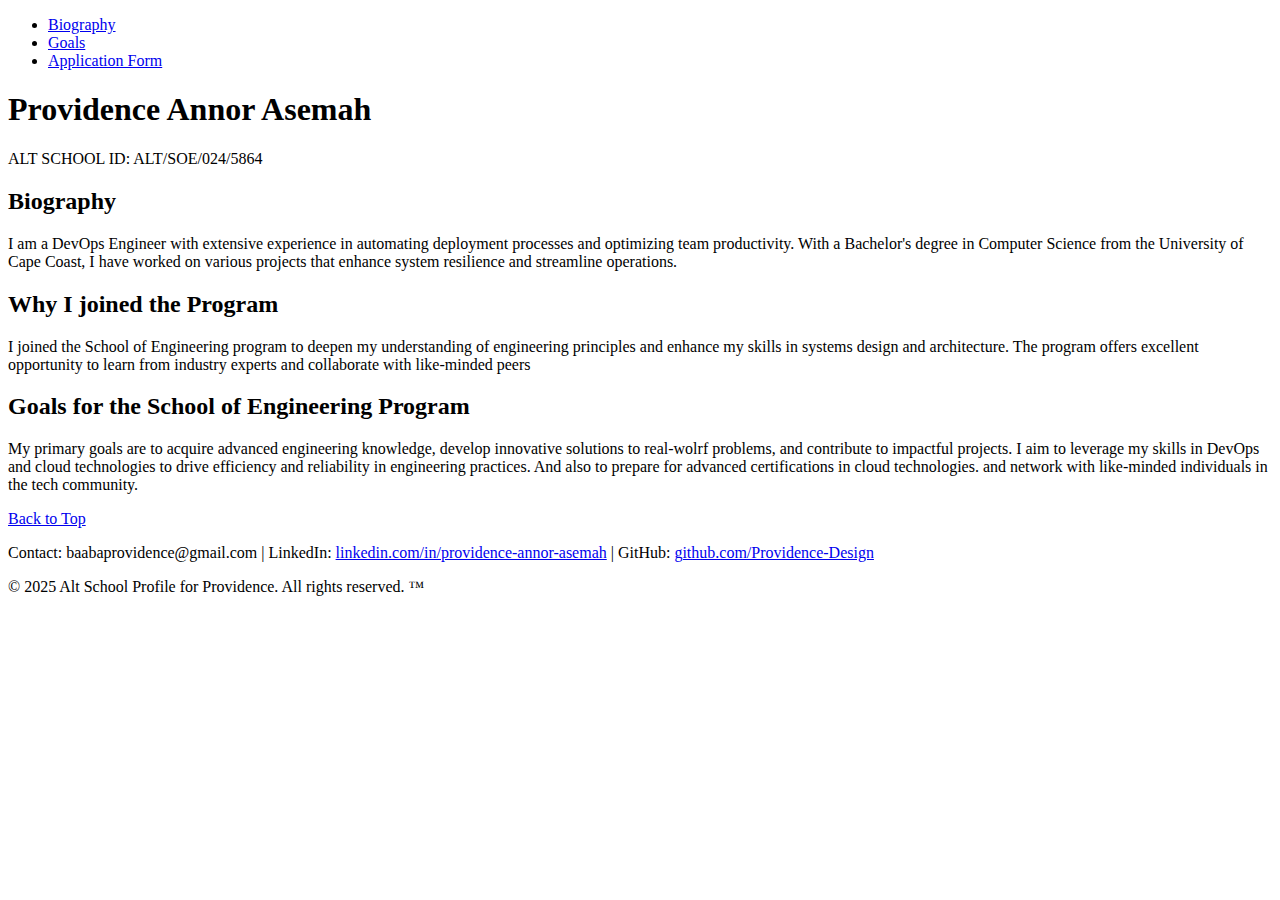
<file: assignment1/index.html>
<!DOCTYPE html>
<html lang="en">
<head>
    <meta charset="UTF-8">
    <meta name="viewport" content="width=device-width, initial-scale=1.0">
    <title>My Alt School Profile</title>
</head>
<body>

<nav>
    <ul>
        <li><a href="#bio">Biography</a></li> 
        <li><a href="#goals">Goals</a></li> 
        <li><a href="form.html">Application Form</a></li>
    </ul>
</nav>

<header>
    <h1>Providence Annor Asemah</h1>
    <p>ALT SCHOOL ID: ALT/SOE/024/5864</p>
</header>   
    <section id="bio">
        <h2>Biography</h2>
        <p>
            I am a DevOps Engineer with extensive experience in automating deployment processes and optimizing team productivity.
            With a Bachelor's degree in Computer Science from the University of Cape Coast, I have worked on various projects that enhance system resilience and streamline operations. 
        </p>
    </section>

    <section id="reason">
        <h2>Why I joined the Program</h2>
        <p>
            I joined the School of Engineering program to deepen my understanding of engineering principles and enhance my skills
            in systems design and architecture. The program offers excellent opportunity to learn from industry experts and collaborate with like-minded peers
        </p>
    </section>

    <section id="goals">
        <h2>Goals for the School of Engineering Program</h2>
        <p>
            My primary goals are to acquire advanced engineering knowledge, develop innovative solutions to real-wolrf problems,
            and contribute to impactful projects. I aim to leverage my skills in DevOps and cloud technologies to drive efficiency
            and reliability in engineering practices. And also to prepare for advanced certifications in cloud technologies.
             and network with like-minded individuals in the tech community.
        </p>
    </section>

<a href="#top">Back to Top</a>
<footer>
    <p>Contact: baabaprovidence@gmail.com | LinkedIn: <a href="https://linkedin.com/in/providence-annor-asemah">linkedin.com/in/providence-annor-asemah</a>
     | GitHub: <a href="https://github.com/Providence-Desiggn">github.com/Providence-Design</a>
    </p>
    <p>&copy; 2025 Alt School Profile for Providence. All rights reserved. &trade;</p>
</footer>

</body>
</html>
</file>
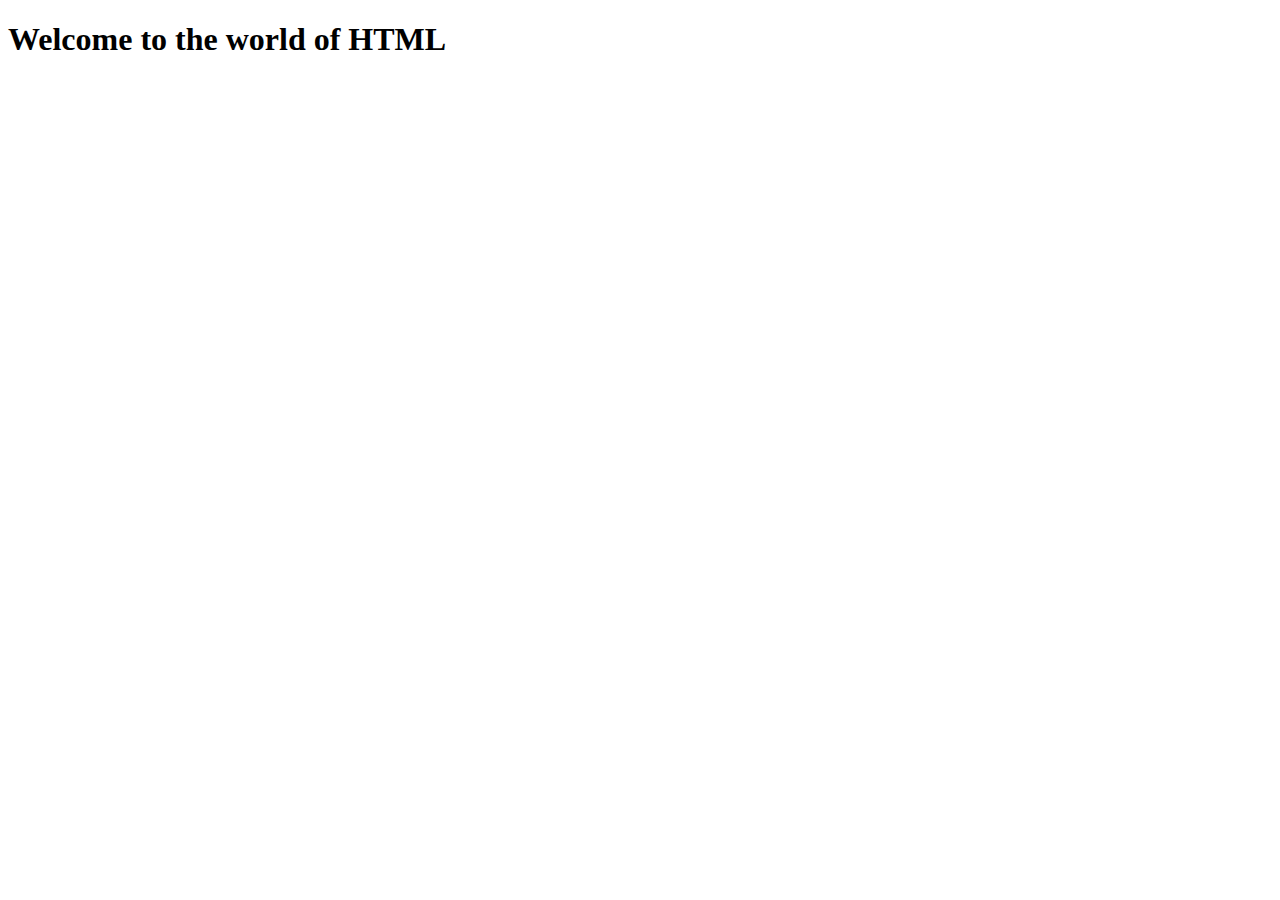
<file: practice/index.html>
<!DOCTYPE html>
<html lang="en">
<head>
    <meta charset="UTF-8">
    <meta name="viewport" content="width=device-width, initial-scale=1.0">
    <title>Responsive Web Page</title>
    <meta name="description" content="This is a responsive web page">
</head>

<body>
    <h1>Welcome to the world of HTML</h1>
</body>
</html>
</file>
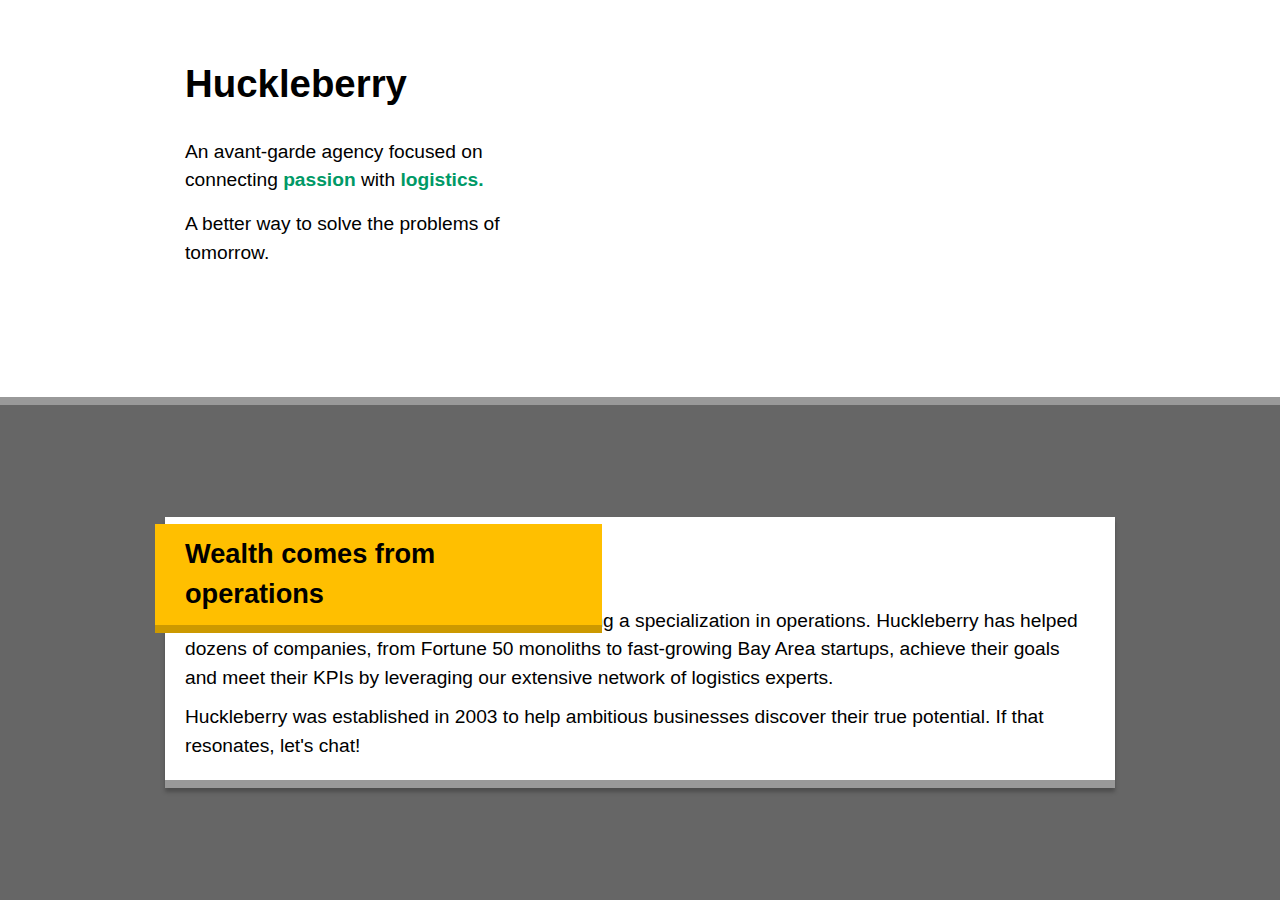
<file: css-assignment/exercise2/index.html>
<!DOCTYPE html>
<html lang="en">
<head>
    <meta charset="UTF-8">
    <meta name="viewport" content="width=device-width, initial-scale=1.0">
    <title>Task 2| Huckleberry Design</title>
    <link rel="stylesheet" href="styles.css">  
</head>
<body>
    <header class="header">
        <div class="header-content">
            <h1>Huckleberry</h1>
            <div class="intro">
                <p class="intro-primary">
                    An avant-garde agency focused on connecting
                    <span class="highlight-green">passion</span> with
                    <span class="highlight-green">logistics.</span>
                </p>
                <p class="intro-secondary">
                    A better way to solve the problems of tomorrow.
                </p>
            </div>
        </div>
    </header>

    <main>
        <article class="card">
            <header class="card-banner">
                <h2>Wealth comes from operations</h2>
            </header>
            <div class="card-content">
                <p class="card-text-1">
                    No modern business can thrive without developing a specialization in operations. Huckleberry has
                    helped dozens of companies, from Fortune 50 monoliths to fast-growing Bay Area startups, achieve
                    their goals and meet their KPIs by leveraging our extensive network of logistics experts.
                </p>
                <p class="card-text-2">
                    Huckleberry was established in 2003 to help ambitious businesses discover their true potential.
                    If that resonates, let's chat!
                </p>
            </div>
        </article>
    </main>

</body>
</html>
</file>
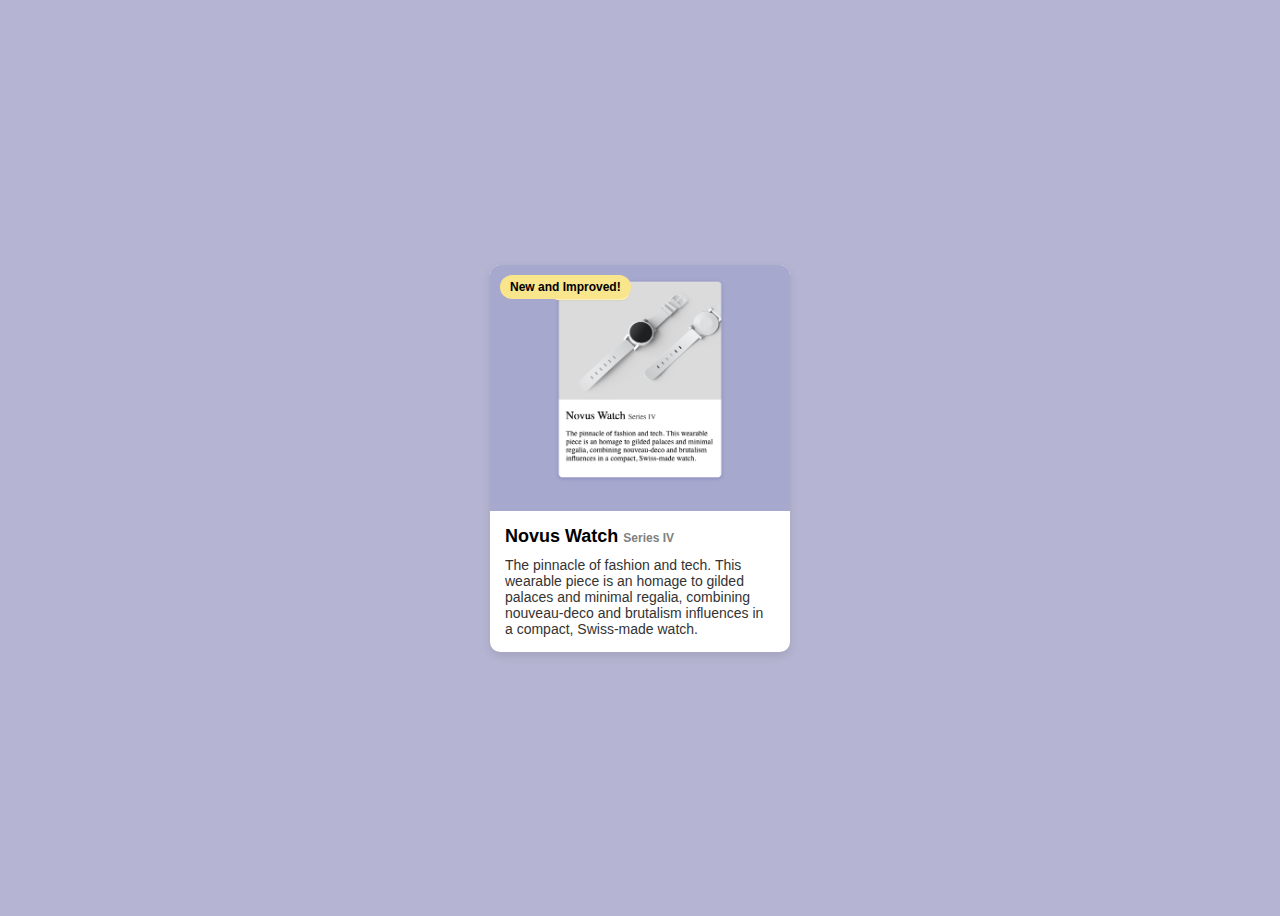
<file: css-assignment/exercise3/index.html>
<!DOCTYPE html>
<html lang="en">
<head>
    <meta charset="UTF-8">
    <meta name="viewport" content="width=device-width, initial-scale=1.0">
    <title> Task 3| Novus Watch Card</title>
    <link rel="stylesheet" href="styles.css">   
</head>
<body>
    <div class="card-container">
        <div class="tag">New and Improved!</div>
        <div class="card">
            <img src="image-7.png" alt="Novus Watch">
            <div class="content">
                <div class="title">Novus Watch <span class="subtitle">Series IV</span></div>
                <div class="description">
                    The pinnacle of fashion and tech. This wearable piece is an homage to gilded palaces and minimal regalia, combining nouveau-deco and brutalism influences in a compact, Swiss-made watch.
                </div>
            </div>
        </div>
    </div>
</body>
</html>
</file>
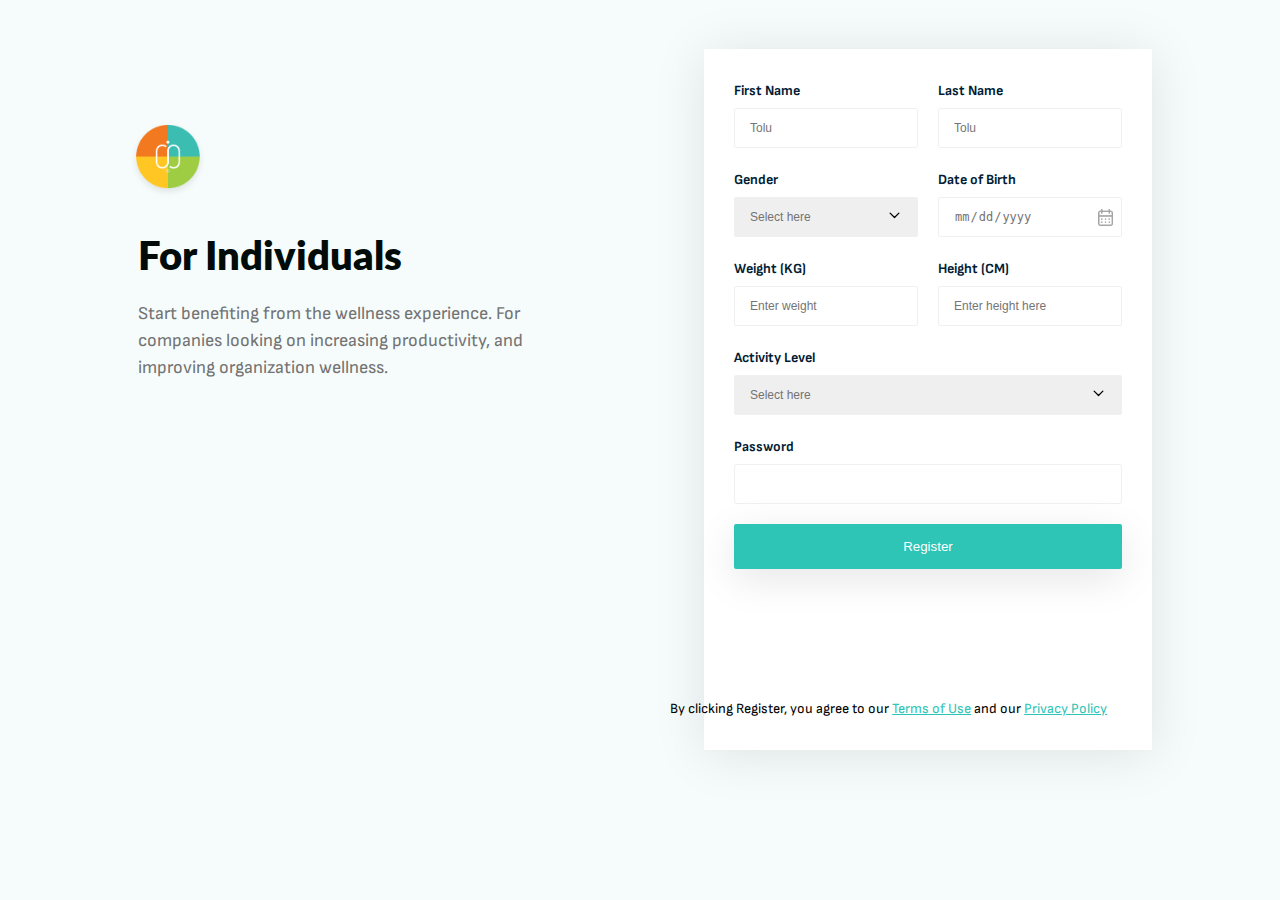
<file: css-assignment/exercise4/index.html>
<!DOCTYPE html>
<html lang="en">
<head>
    <meta charset="UTF-8">
    <meta name="viewport" content="width=device-width, initial-scale=1.0">
    <title>Task 4| Fitness Program </title>
    <link rel="stylesheet" href="styles.css">

</head>
<body>
    <main>
        <header class="header">
            <div class="logo">
                <img src="./assets/Logo.png" alt="Company Logo">
            </div>

            <h1>For Individuals</h1>

            <div class="title-description">
                <p class="desktop-description">Start benefiting from the wellness experience. For companies looking on
                    increasing productivity, and
                    improving organization wellness.
                </p>
                <p class="mobile-description">Inspiring wholesome harmony for the mind, body and spirit, for everyone,
                    everywhere.
                </p>
            </div>
        </header>

        <section class="signup-form">
            <form action="#" method="post" aria-labelledby="fitness-form">
                <div class="form-grid">

                    <div class="form-field">
                        <label for="first-name" class="form-label">First Name</label>
                        <input class="form-input"
                               type="text"
                               id="first-name"
                               name="first-name"
                               placeholder="Tolu"
                               required
                               aria-required="true">
                    </div>

                    <div class="form-field">
                        <label for="last-name" class="form-label">Last Name</label>
                        <input class="form-input"
                               type="text"
                               id="last-name"
                               name="last-name"
                               placeholder="Tolu"
                               required
                               aria-required="true">
                    </div>

                    <div class="form-field">
                        <label for="gender" class="form-label">Gender</label>
                        <div class="select-wrapper">
                            <select class="form-select"
                                    id="gender"
                                    name="gender"
                                    required
                                    aria-required="true">
                                <option value="" disabled selected hidden>Select here</option>
                                <option value="male">Male</option>
                                <option value="female">Female</option>
                            </select>
                        </div>
                    </div>

                    <div class="form-field">
                        <label for="dob" class="form-label">Date of Birth</label>
                        <input class="form-input"
                               type="date"
                               id="dob"
                               name="dob"
                               required
                               aria-required="true">
                    </div>

                    <div class="form-field">
                            <label for="weight" class="form-label">Weight (KG)</label>
                            <input class="form-input"
                                   type="number"
                                   id="weight"
                                   name="weight"
                                   placeholder="Enter weight"
                                   min="0"
                                   step="0.1"
                                   required
                                   aria-required="true">
                        </div>

                        <div class="form-field">
                            <label for="height" class="form-label">Height (CM)</label>
                            <input class="form-input"
                                   type="number"
                                   id="height"
                                   name="height"
                                   placeholder="Enter height here"
                                   min="0"
                                   step="0.1"
                                   required
                                   aria-required="true">
                        </div>

                        <div class="form-field form-field-full">
                            <label for="activity-level" class="form-label">Activity Level</label>
                            <div class="select-wrapper">
                                <select class="form-select"
                                        id="activity-level"
                                        name="activity-level"
                                        required
                                        aria-required="true">
                                    <option value="" disabled selected hidden>Select here</option>
                                    <option value="activity1">Activity One</option>
                                    <option value="activity2">Activity Two</option>
                                </select>
                            </div>
                        </div>

                        <div class="form-field form-field-full">
                            <label for="password" class="form-label">Password</label>
                            <input class="form-input"
                                   type="password"
                                   id="password"
                                   name="password"
                                   required
                                   minlength="8"
                                   aria-required="true">
                        </div>

                    <button class=" form-submit form-field-full" type="submit">Register</button>
                </div>
            </form>
        </section>

        <footer>
            <p class="form-footer form-field-full">
                By clicking Register, you agree to our
                <a href="#">Terms of Use</a> and our
                <a href="#">Privacy Policy</a>
            </p>
        </footer>
    </main> 
</body>
</html>
</file>
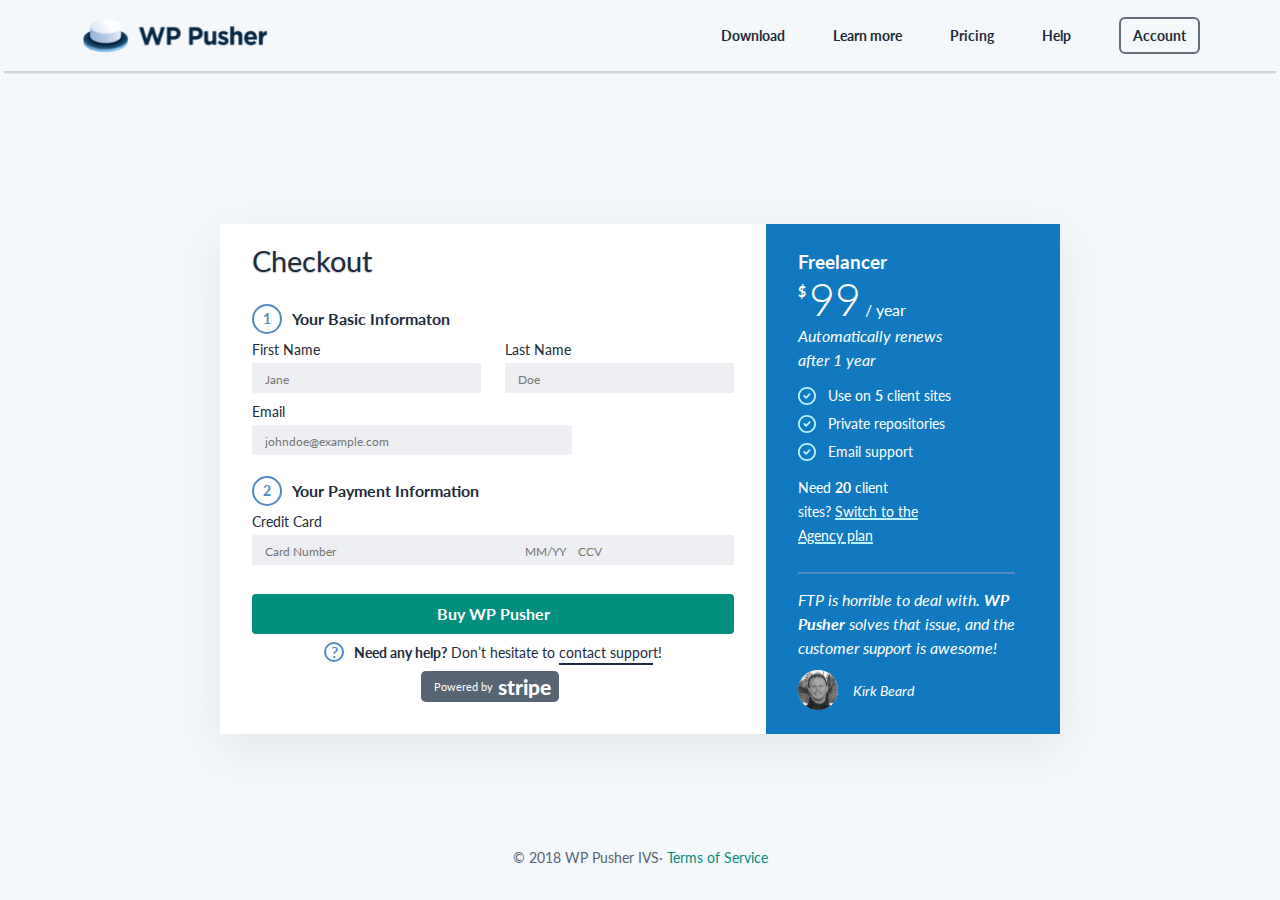
<file: css-assignment/exercise5/index.html>
<!DOCTYPE html>
<html lang="en">
<head>
    <meta charset="UTF-8">
    <meta name="viewport" content="width=device-width, initial-scale=1.0">
    <title>Task 5 | WP Pusher</title>
    <link rel="stylesheet" href="styles.css">

</head>

<body>
    <header>
        <nav class="nav-bar">
            <img src="./assets/wppusher-logo.svg" alt="company logo">

            <div class="nav-links">
                <a href="#">Download</a>
                <a href="#">Learn more</a>
                <a href="#">Pricing</a>
                <a href="#">Help</a>
                <a href="#">Account</a>
            </div>
        </nav>
    </header>

    <main>
        <div class="checkout">

            <section class="checkout-form">
                    <div class="checkout-title">
                        <h2>Checkout</h2>
                    </div>

                <div class="basic-info">
                    <h3 class="numbered-heading" data-number="1"> Your Basic Informaton</h3>

                    <form action="#" method="post">
                        <div class="form-grid">

                            <div class="form-field">
                                <label for="first-name" class="first-name">First Name</label>
                                <input class="form-input" type="text" id="first-name" name="first-name"
                                    placeholder="Jane" required>
                            </div>

                            <div class="form-field">
                                <label for="last-name" class="last-name">Last Name</label>
                                <input class="form-input" type="text" id="last-name" name="last-name" placeholder="Doe"
                                    required>
                            </div>

                            <div class="form-field full-width">
                                <label for="email" class="email">Email</label>
                                <input class="form-input" type="email" id="email" name="email"
                                    placeholder="johndoe@example.com" required>
                            </div>
                        </div>

                    </form>
                </div>

                <div class="payment-info">
                    <h3 class="numbered-heading" data-number="2"> Your Payment Information</h3>

                    <form action="#" method="post">
                        <div class="form-field">
                            <label for="credit-card" class="credit-card">Credit Card</label>
                            <input class="card-input" type="text" id="credit-card"
                                placeholder="Card Number&emsp;&emsp;&emsp;&emsp;&emsp;&emsp;&emsp;&emsp;&emsp;&emsp;&emsp;&emsp;&emsp;&emsp;&emsp;&emsp;&emsp;&emsp;&emsp;&emsp;&emsp;MM/YY &emsp;CCV"
                                pattern="[0-9\s]{13,19}" maxlength="26" inputmode="numeric" autocomplete="cc-number"
                                required>
                        </div>
                    </form>
                </div>

                <button class="buy-wppusher">Buy WP Pusher</button>

                <div class="support-container">
                    <span class="help-icon"></span>
                    <p>
                        <strong>Need any help?</strong>
                        Don’t hesitate to <a class="support-link" href="#">contact</a> support!
                    </p>
                </div>

                <div class="powered-by">
                    <p>Powered by</p>
                    <span class="strip"> stripe</span>
                </div>

            </section>

            <div class="checkout-plan">
                <div class="plan-content">
                    <h3>Freelancer</h3>

                        <div class="price">
                            <span class="price-currency">$</span>
                            <div>
                                <span class="price-amount">99</span>
                                <span class="price-period">/ year</span>
                            </div>
                        </div>
                    <p class="renewal-text">Automatically renews after 1 year</p>
                </div>

                <div class="benefit-list">
                    <ul>
                        <li>Use on <strong>5</strong> client sites</li>
                        <li>Private repositories</li>
                        <li>Email support</li>
                    </ul>
                </div>

                <div class="switch-plan">
                    <p>
                        Need <strong>20</strong> client sites? <a href="#">Switch to the Agency plan</a>
                    </p>
                </div>

                <hr class="seperating-line">

                <blockquote class="text-italic">
                    <p>FTP is horrible to deal with. <strong>WP Pusher</strong> solves that issue,
                        and the customer support is awesome!
                    </p>

                    <figure class="reviewer">
                        <img src="./assets/reviewer.svg" alt="reviewer image">
                        <figcaption>Kirk Beard</figcaption>
                    </figure>
                </blockquote>

            </div>
        </div>
    </main>

    <footer>
        <p>&copy; 2018 WP Pusher IVS· <a href="" class="terms">Terms of Service</a></p>
    </footer>   
</body>
</html>
</file>
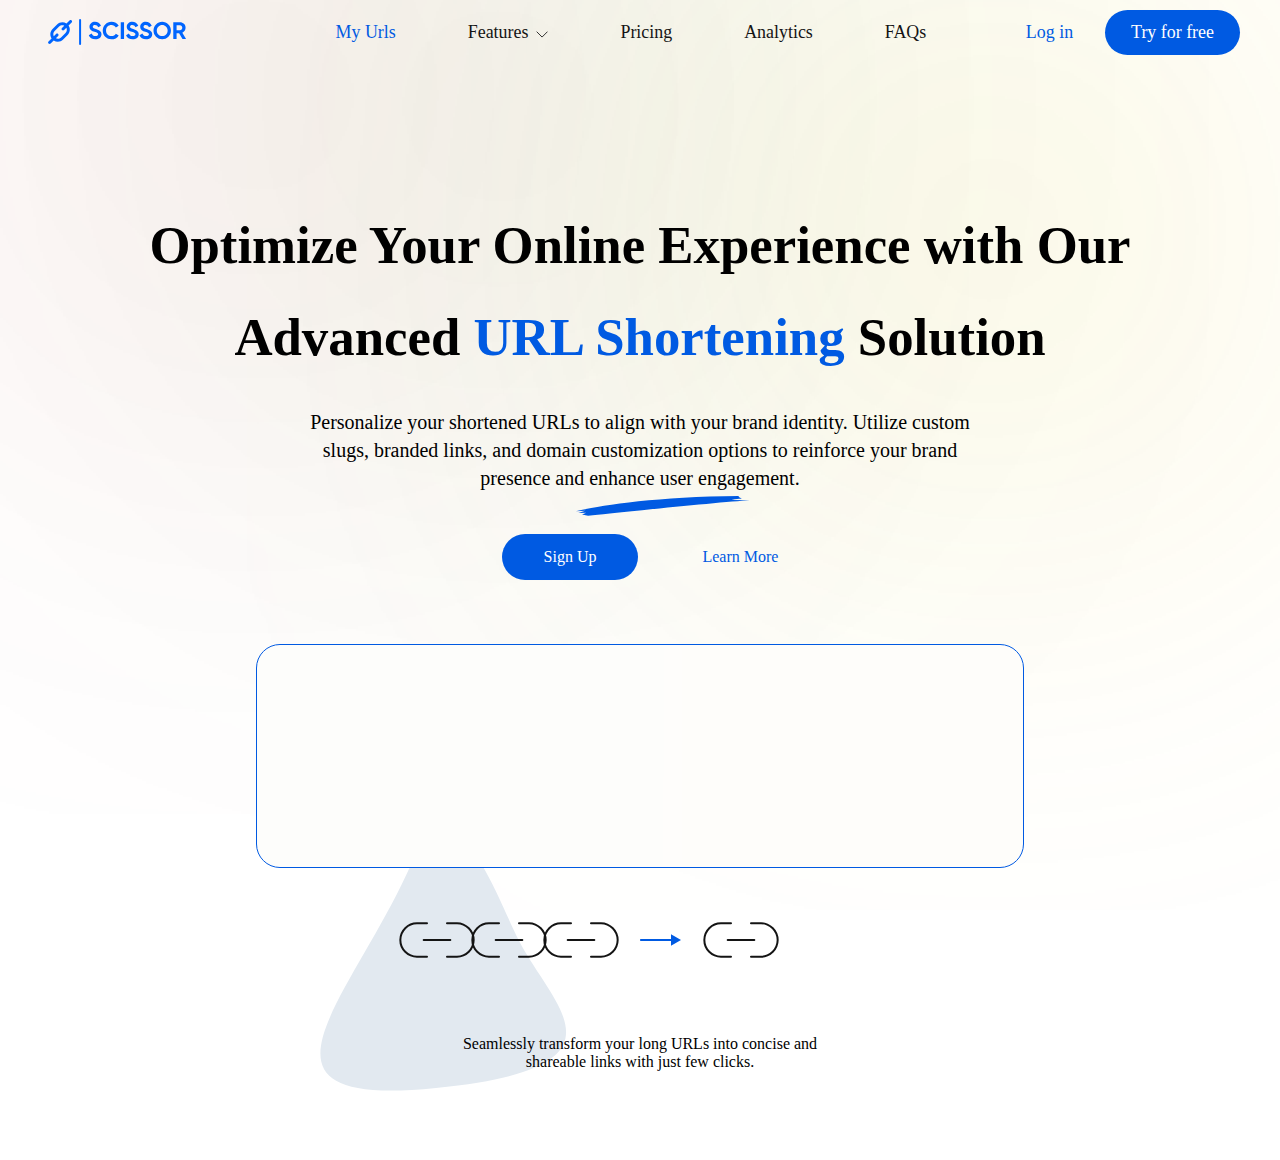
<file: css-assignment/exercise6/index.html>
<!DOCTYPE html>
<html lang="en">
<head>
    <meta charset="UTF-8">
    <meta name="viewport" content="width=device-width, initial-scale=1.0">
    <title>Task 6 |Scissor | URL Shortner </title>
    <link rel="stylesheet" href="styles.css">

</head>
<body>
    <header>
        <nav class="nav-bar">
            <img src="./assets/logo.svg" alt="Logo">
            <div class="nav-menus">
                <ul>
                    <li><a href="#"><span class="highlight-secondcolor">My Urls</span></a></li>

                    <details>
                        <summary>Features</summary>
                        <div class="dropdown-content">
                            <a href="#">Features 1</a>
                            <a href="#">Features 2</a>
                            <a href="#">Features 3</a>
                        </div>
                    </details>

                    <li><a href="#">Pricing</a></li>
                    <li><a href="#">Analytics</a></li>
                    <li><a href="#">FAQs</a></li>
                </ul>

            </div>

            <div class="nav">
                <a href="#" class="login">Log in</a>
                <a href="#" class="free-trial">Try for free</a>
            </div>
        </nav>
    </header>

    <section class="hero-section">
        <div class="hero-headline headline">
            <h1> Optimize Your Online Experience with Our</h1>
            <h1>
                Advanced <span class="highlight-secondcolor">URL Shortening</span> Solution
            </h1>
            <div class="stroke-img">
                <img src="./assets/stroke.svg" alt="stroke">
            </div>
        </div>
        <div class="hero-headline sub-headline">
            <p>
                Personalize your shortened URLs to align with your brand identity. Utilize custom slugs, branded
                links, and domain customization options to reinforce your brand presence and enhance user
                engagement.
            </p>
        </div>

        <div class="primary">
            <a href="#" class="sign-up">Sign Up</a>
            <a href="#" class="learn-more">Learn More</a>
        </div>

        <div class="url-flow"></div>
        <div class="vector1"></div>
        <div class="vector2"></div>
        <p class="url-flow-text">
            Seamlessly transform your long URLs into <span class="thick-text">concise</span> and <span class="thick__text">shareable links</span> with just few clicks.
        </p>

    </section>  
</body>
</html>
</file>
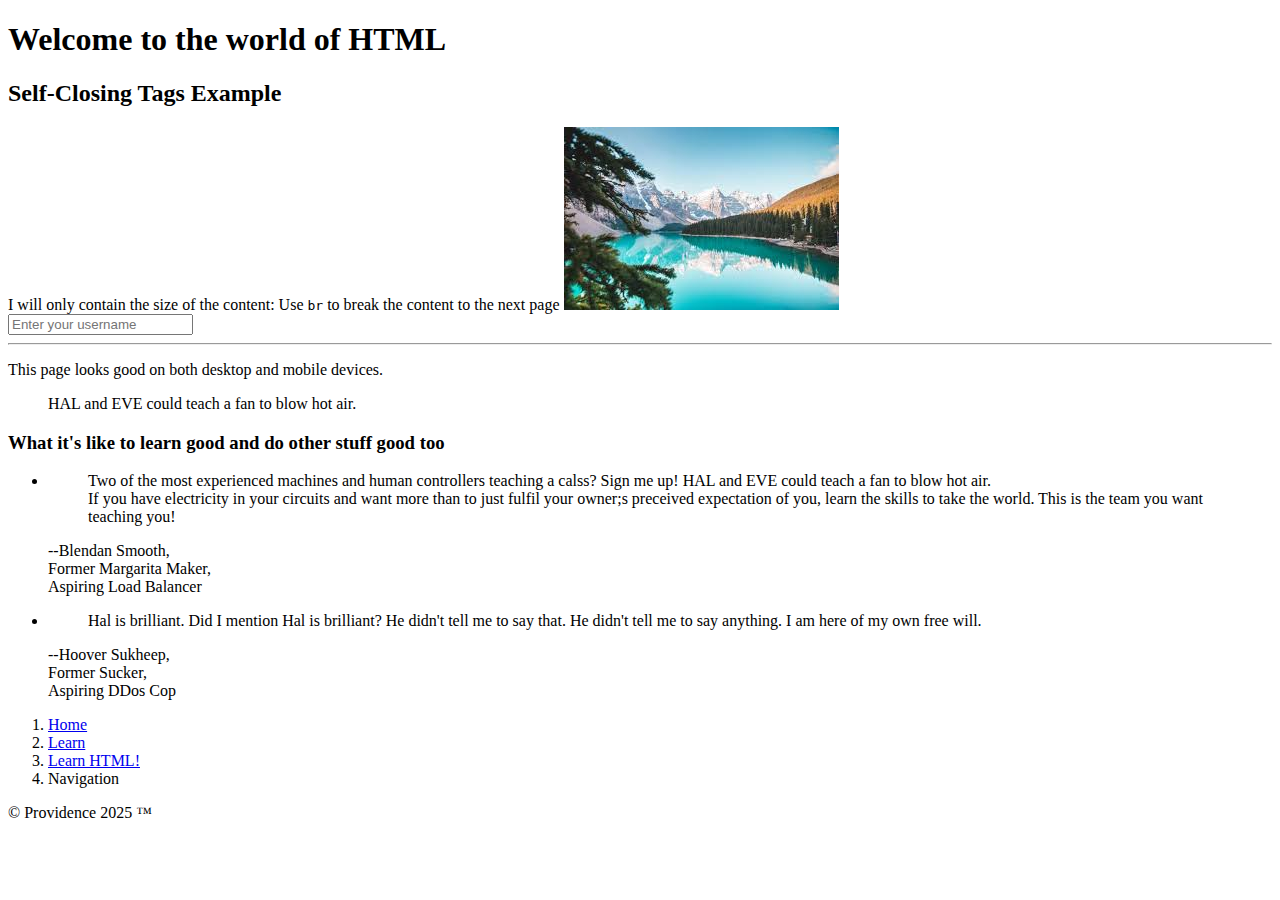
<file: practice/first-practice/index.html>
<!DOCTYPE html>
<html lang="en">
<head>
 <meta charset="UTF-8">
 <meta name="viewpoint" content="width=device-width, initial-scale=1.0">
 <title>Responsive Web Page</title>
 <meta name="description" content="This is a responsive web page">
</head>
<body>
 <h1>Welcome to the world of HTML</h1>
 <h2>Self-Closing Tags Example</h2>
 <span>I will only contain the size of the content:
    Use <code>br</code> to break the content to the next page
 </span>
 <img src="images/image1.jpg" alt="A beautiful view">
 <br/>
 <input type="text" name="username" placeholder="Enter your username"/>
 <hr/>
 <p>This page looks good on both desktop and mobile devices.</p>
 <blockquote data-machine-learning="workshop">
    HAL and EVE could teach a fan to blow hot air.
 </blockquote>
 <div data-user-id-="1234" data-role="admin"></div>
 <section>
    <h3>What it's like to learn good and do other stuff good too</h3>
    <ul>
        <li>
            <blockquote cite="https://loadbalancingtoday.com/mlw-workshop-review">
                Two of the most experienced machines and human controllers teaching a calss?
                Sign me up! HAL and EVE could teach a fan to blow hot air.
                <br>
                If you have electricity in your circuits and want more than to just fulfil your owner;s preceived expectation
                of you, learn the skills to take the world.
                This is the team you want teaching you!
            </blockquote>
            <p>--Blendan Smooth,<br> Former Margarita Maker, <br> Aspiring Load Balancer </p>
        </li>
        <li>
            <blockquote>
                Hal is brilliant. Did I mention Hal is brilliant?
                He didn't tell me to say that.
                He didn't tell me to say anything. I am here of my own free will.
            </blockquote>
            <p>--Hoover Sukheep, <br>
               Former Sucker, <br>
               Aspiring DDos Cop
            </p>
        </li>
    </ul>
 </section>
 <nav aria-label="breadcrumbs">
  <ol>
    <li>
        <a href="/">Home</a>
    </li>
    <li>
        <a href="/learn">Learn</a>
    </li>
    <li>
        <a href="/learn/html">Learn HTML!</a>
    </li>
    <li aria-current="page">Navigation</li>
  </ol>
 </nav>
</body>
<footer>&copy; Providence 2025 &trade;</footer>
</html>
</file>
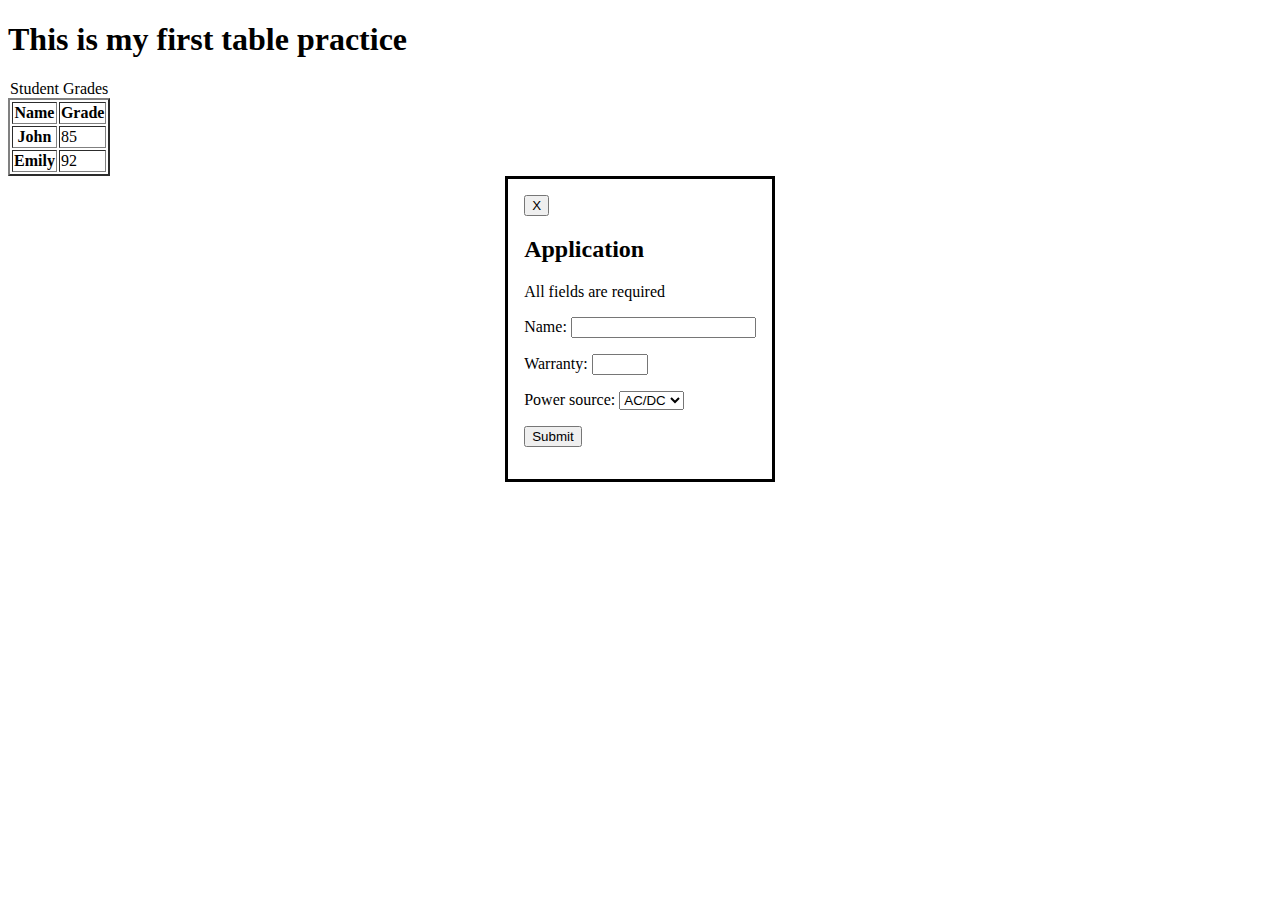
<file: practice/tables/index.html>
<!DOCTYPE html>
<html lang="en">
<head>
 <meta charset="UTF-8">
 <meta name="viewpoint" content="width=device-width, initial-scale=1.0">
 <meta name="description" content="This is a responsive web page">
 <title>Responsible Web Page</title>
</head>
<body>
<h1>This is my first table practice</h1>
<table border="2" solid>
    <caption>Student Grades</caption>
    <thead>
        <tr>
            <th rowspan="2">Name</th>
            <th rowspan="2">Grade</th>
        </tr>
    </thead>
    <tbody>
        <tr>
            <th id="john" scope="row">John</th>
            <td>85</td>
        </tr>
        <tr>
            <th id="emily" scope="row">Emily</th>
            <td>92</td>
        </tr>
    </tbody>
</table>
<dialog open aria-labelledby="dialogid">
    <form action="thankyou.php">
      <button type="submit" aria-label="close"
       formmethod="dialog" formnovalidate>X</button>
      <h2 id="dialogid">Application</h2>
      <p>All fields are required</p>
      <p>
         <label>Name:
           <input type="text" name="name" required />
        </label>
      </p>
      <p>
        <label>Warranty:
          <input type="number" min="0" max="10"
           name="warranty" required />
         </label>
      </p>
      <p>
        <label>Power source:
          <select name="powersoure">
            <option>AC/DC</option>
            <option>Battery</option>
            <option>Solar</option>
          </select>
        </label>
      </p>
      <p>
        <button type="submit"
        formmethod="post">Submit</button>
      </p>
    </form>
  </dialog>
</body>
</html>
</file>
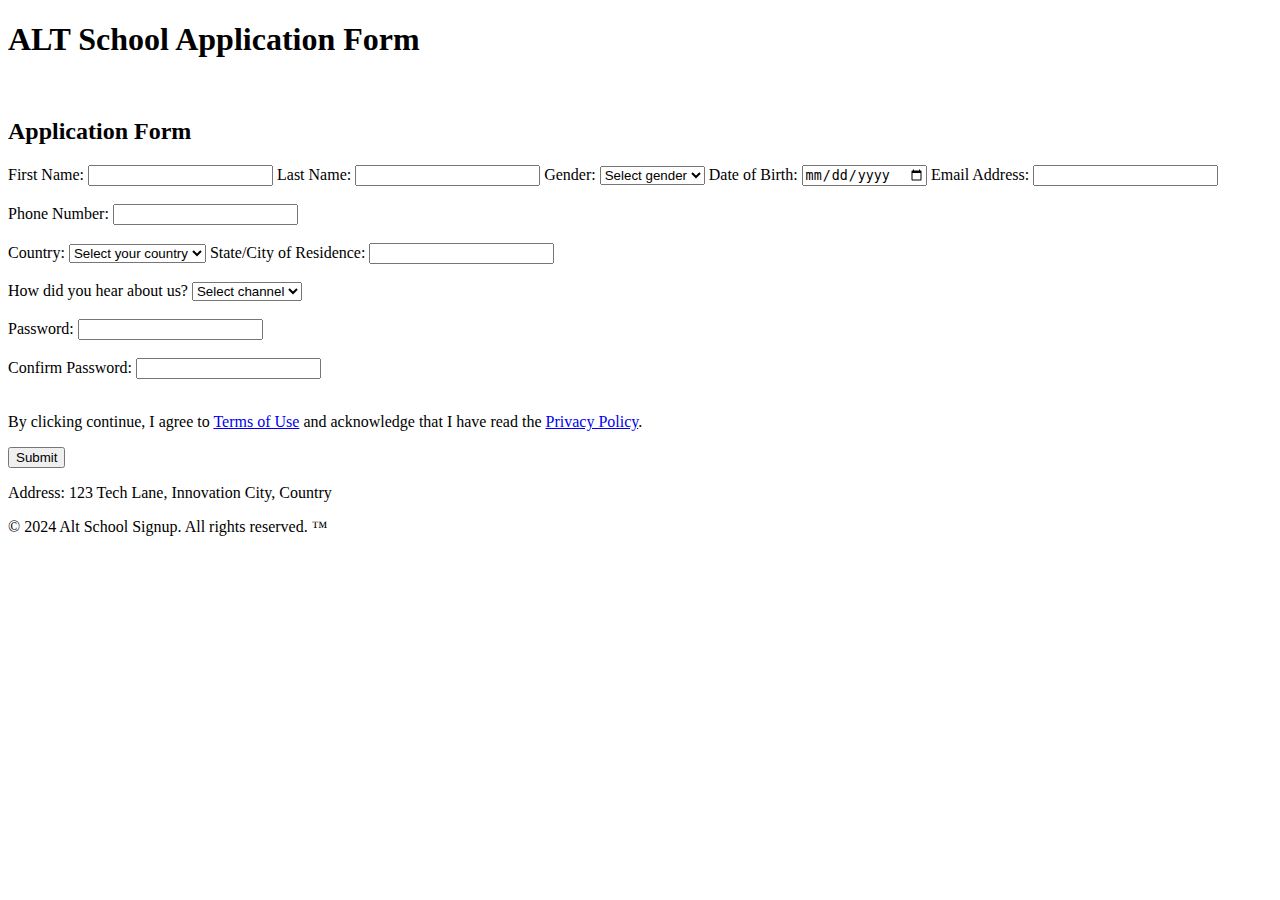
<file: assignment1/form.html>
<!DOCTYPE html>
<html lang="en">
<head>
    <meta charset="UTF-8">
    <meta name="viewport" content="width=device-width, initial-scale=1.0">
    <title>Alt School Application Form</title>
</head>
<body>
<header>
    <h1>ALT School Application Form</h1>
    <nav>
        <a href="index.html" style="color:white">Home</a>
    </nav>
</header>

<main>
    <form action="#" method="POST" aria-labelledby="application">
        <h2 id="application-form">Application Form</h2>      
        <label for="first-name">First Name:</label>
        <input type="text" id="first-name" name="first-name" required>

        <label for="last-name">Last Name:</label>
        <input type="text" id="last-name" name="last-name" required>

       
        <label for="gender">Gender:</label>
        <select id="gender" name="gender" required>
            <option value="" disabled selected>Select gender</option>
            <option value="male">Male</option>
            <option value="female">Female</option>
            <option value="other">Other</option>
        </select>


        <label for="dob">Date of Birth:</label>
        <input type="date" id="dob" name="dob" required>

     
        <label for="email">Email Address:</label>
        <input type="email" id="email" name="email" required><br><br>

       
        <label for="phone">Phone Number:</label>
        <input type="tel" id="phone" name="phone" required><br><br>

      
        <label for="country">Country:</label>
        <select id="country" name="country" required>
            <option value="" disabled selected>Select your country</option>
            <option value="ghana">Ghana</option>
            <option value="nigeria">Nigeria</option>
            <option value="kenya">Kenya</option>
            <option value="south-africa">South Africa</option>
        </select>

        <label for="state">State/City of Residence:</label>
        <input type="text" id="state" name="state" required><br><br>

        <label for="referral">How did you hear about us?</label>
        <select id="referral" name="referral" required>
            <option value="" disabled selected>Select channel</option>
            <option value="social-media">Social Media</option>
            <option value="friend">Friend</option>
            <option value="website">Website</option>
            <option value="advert">Advertisement</option>
        </select><br><br>

   
        <label for="password">Password:</label>
        <input type="password" id="password" name="password" required><br><br>

        <label for="confirm-password">Confirm Password:</label>
        <input type="password" id="confirm-password" name="confirm-password" required><br><br>

        <p>
            By clicking continue, I agree to 
            <a href="#" target="_blank">Terms of Use</a> and acknowledge that I have read the 
            <a href="#" target="_blank">Privacy Policy</a>.
        </p>

        <button type="submit">Submit</button>
    </form>
</main>

<footer>
    <p>Address: 123 Tech Lane, Innovation City, Country</p>
    <p>&copy; 2024 Alt School Signup. All rights reserved. &trade;</p>
</footer>

</body>
</html>
</file>
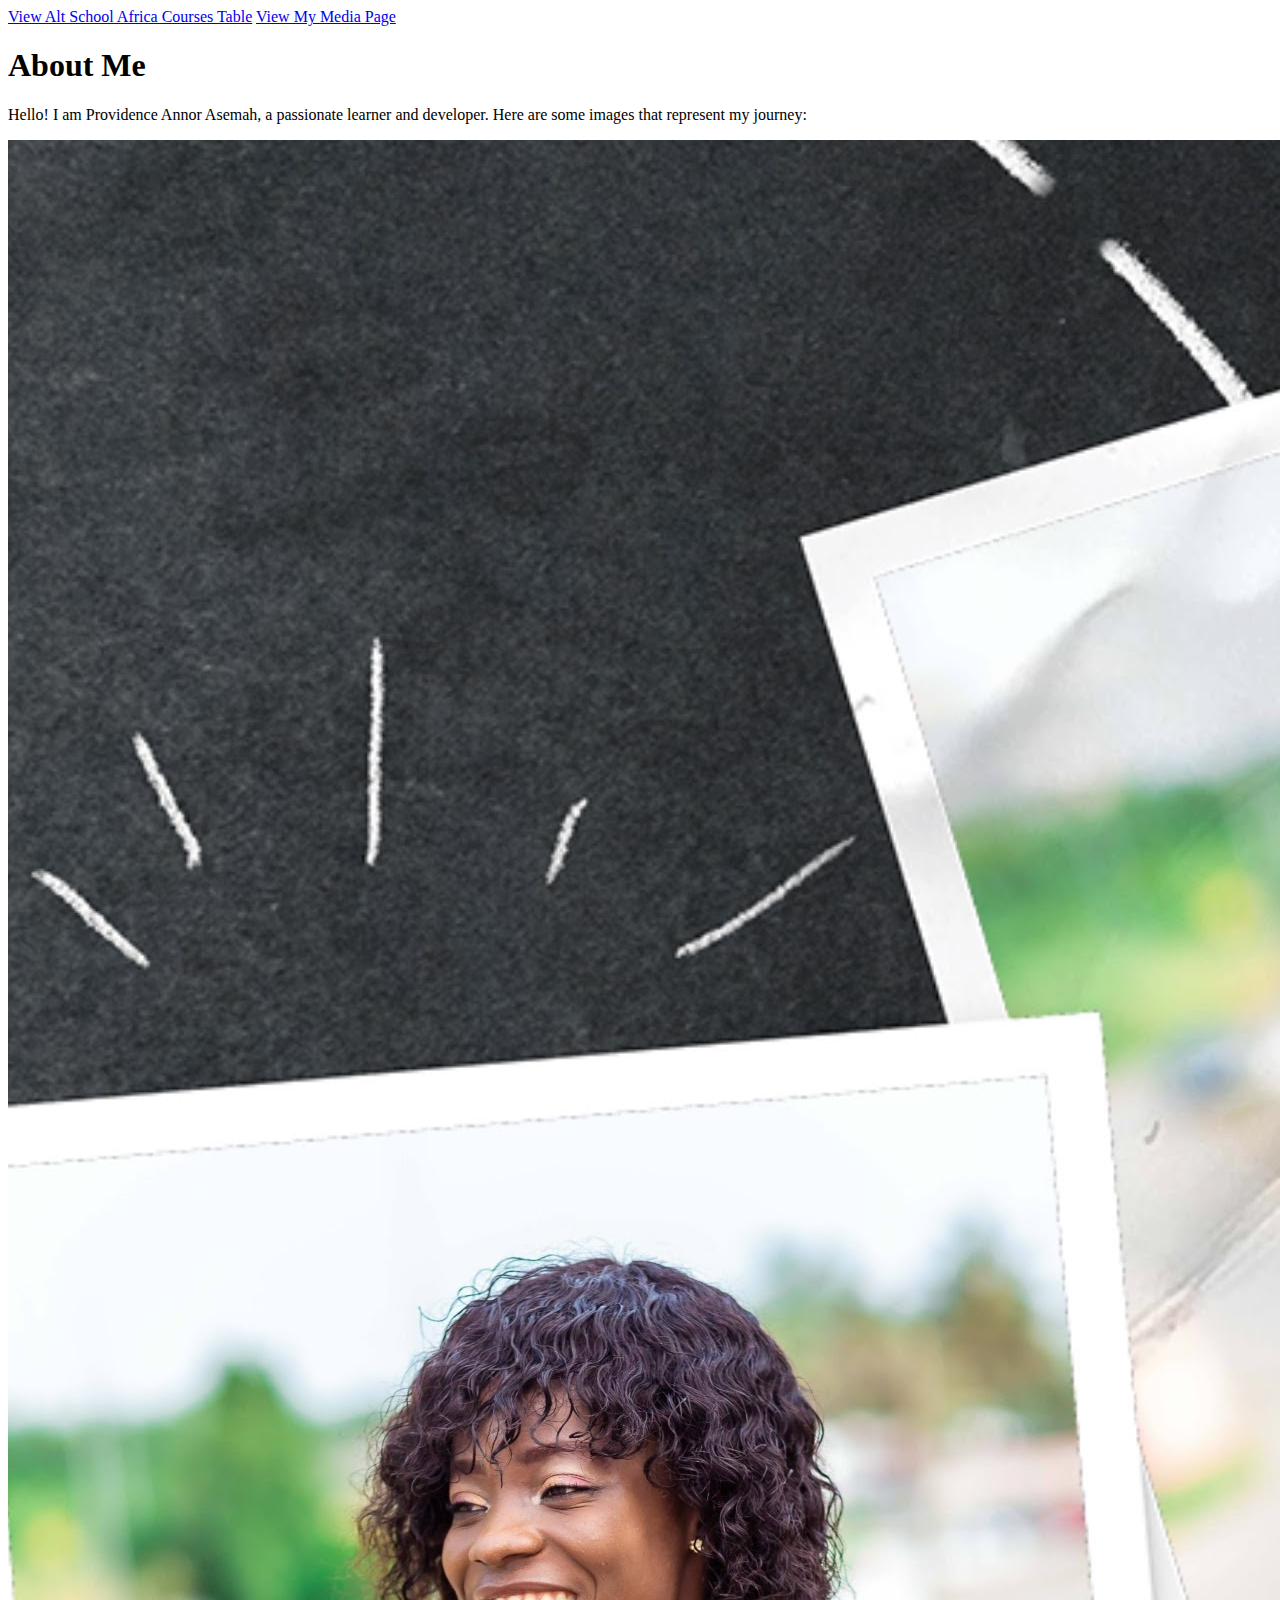
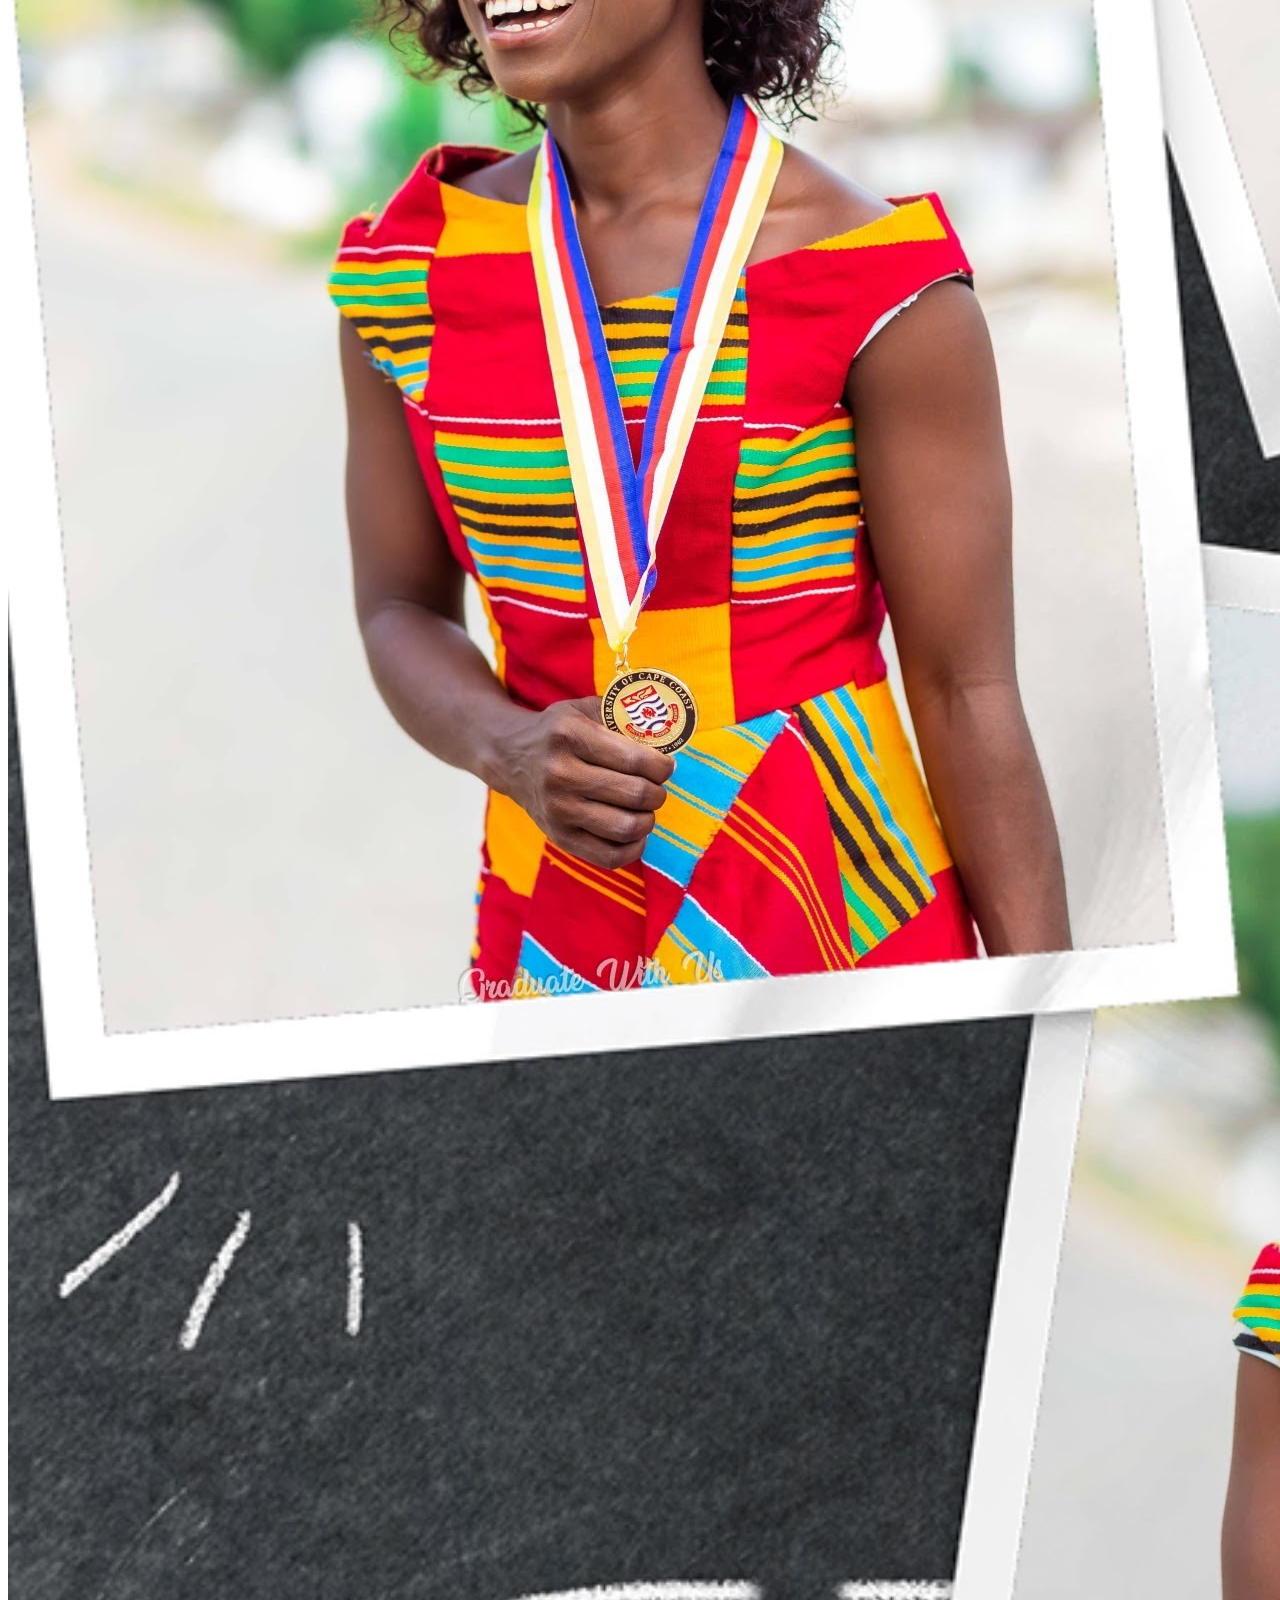
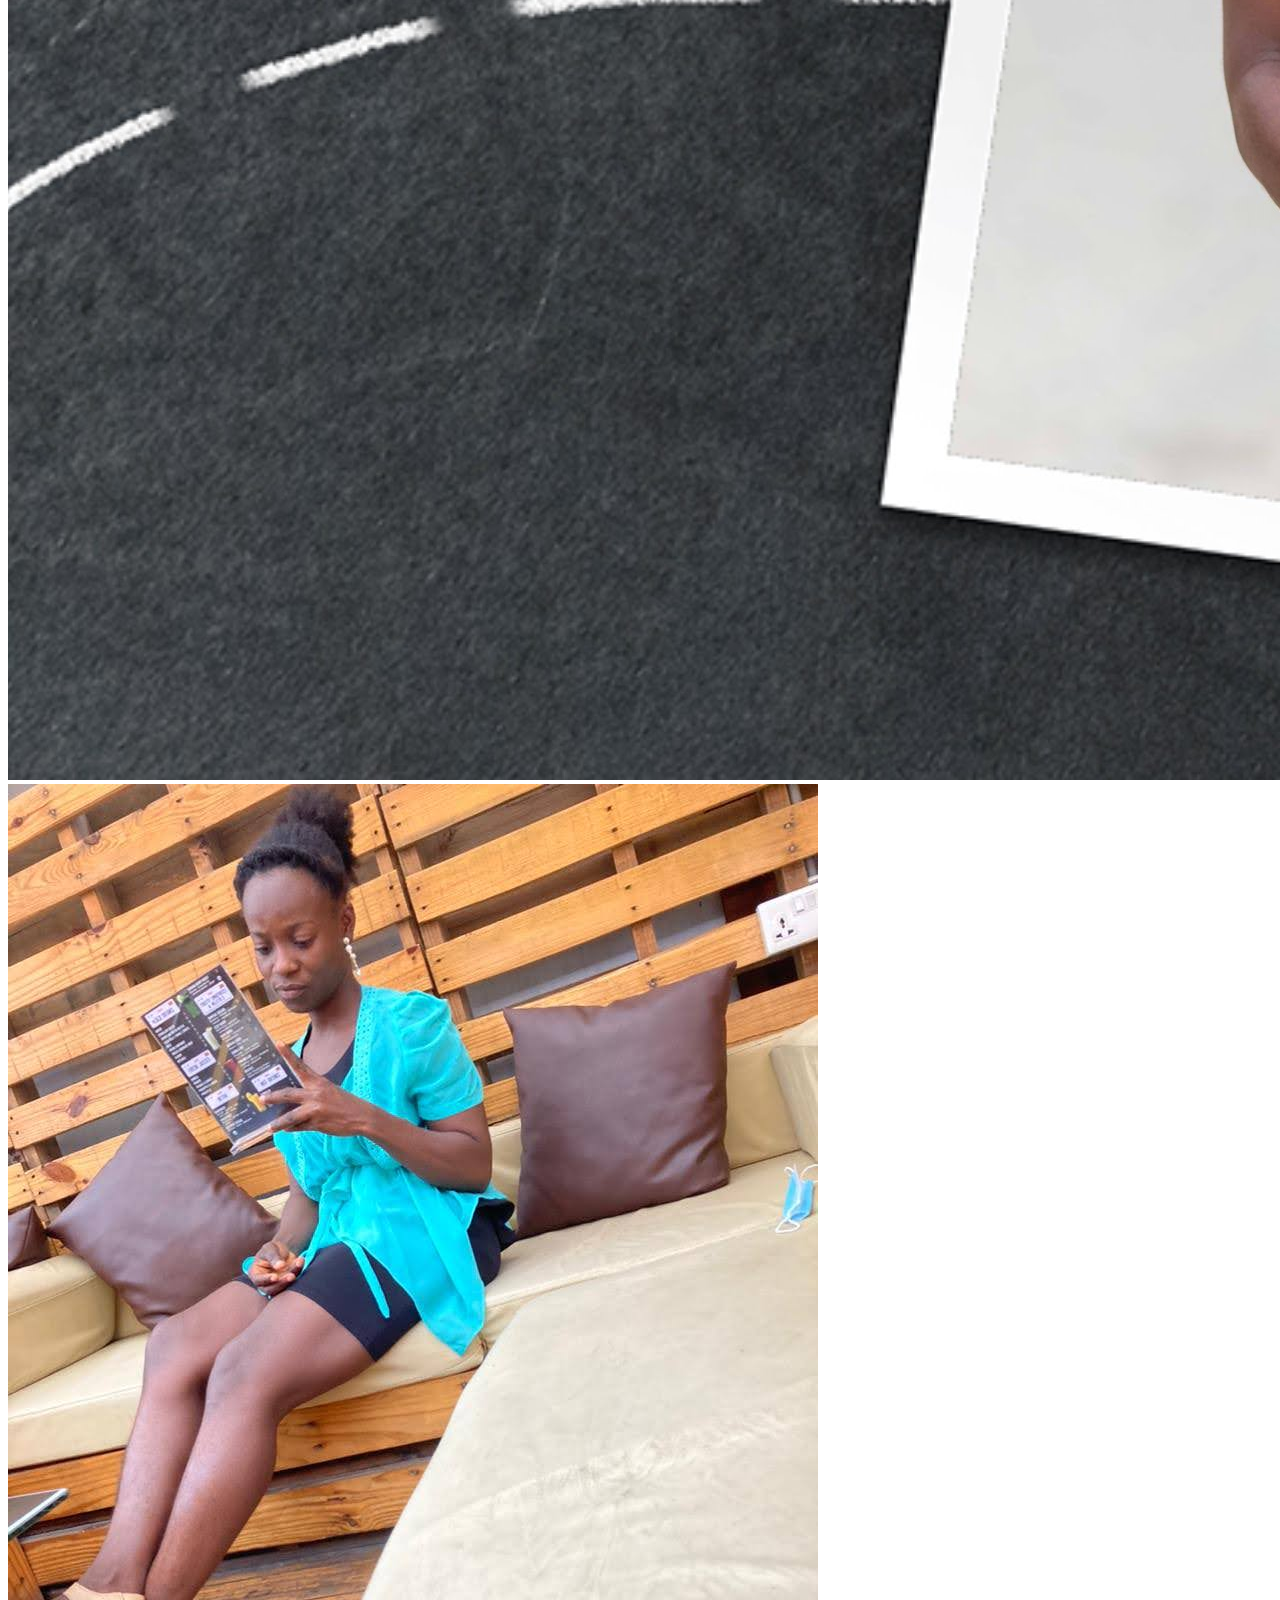
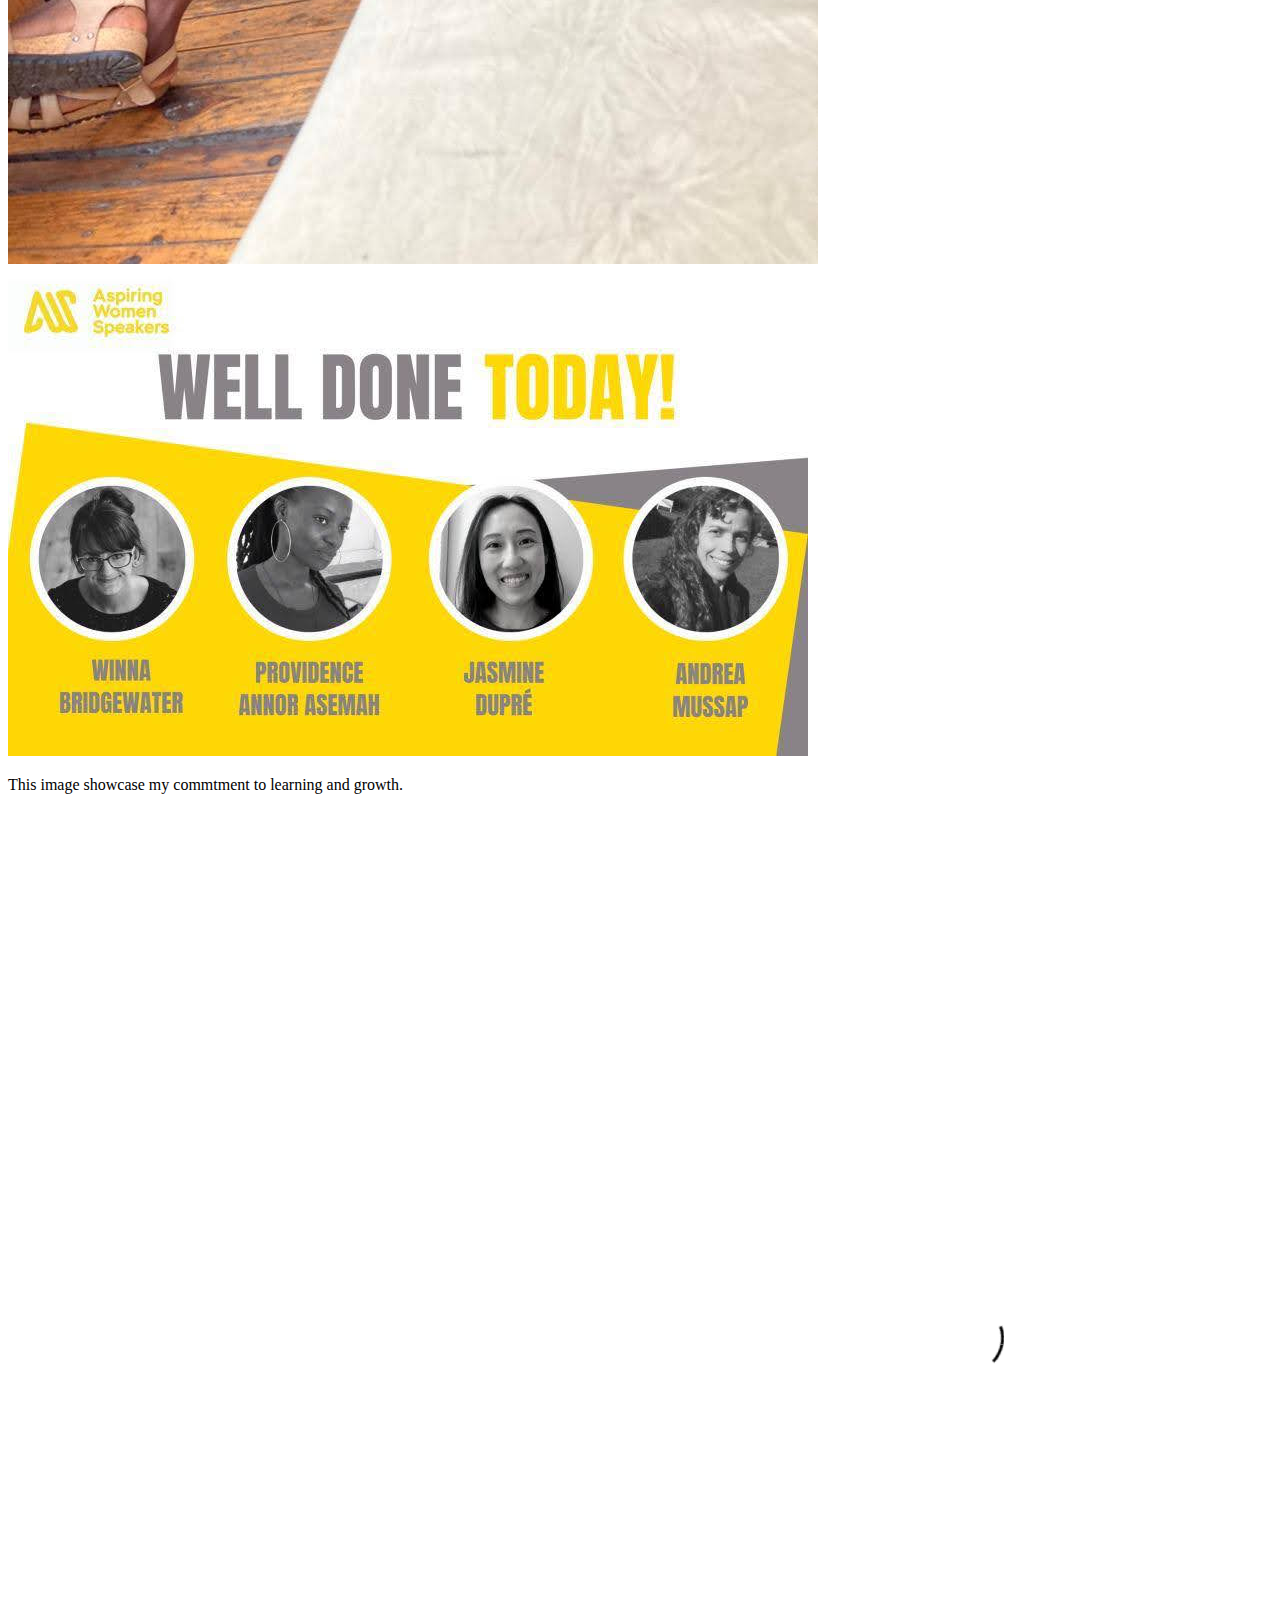
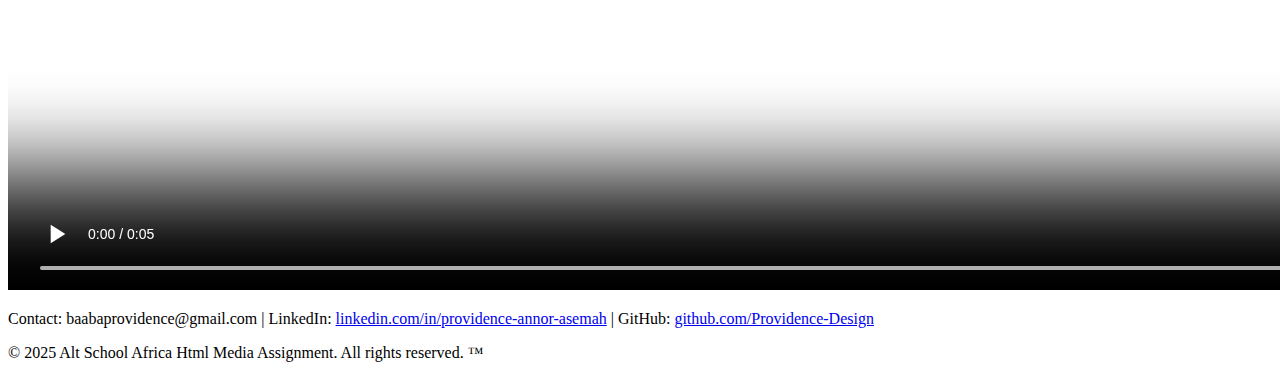
<file: assignment2/media.html>
<!DOCTYPE html>
<html lang="en">
<head>
    <meta charset="UTF-8">
    <meta name="viewport" content="width=device-width, initial-scale=1.0">
    <meta name="description" content="This is a responsive web page">
    <title>About Me</title>
</head>
<body>
    <nav>
        <a href="table.html">View Alt School Africa Courses Table</a>
        <a href="media.html">View My Media Page</a>
    </nav>
<h1>About Me</h1>    
<div class="content">
    <p>Hello! I am Providence Annor Asemah, a passionate learner and developer.
        Here are some images that represent my journey:
    </p>
    <picture>
        <source media="(max-width: 600px)" srcset="">
        <source media="(max-width: 1200px)" srcset="">
        <img src="media/img20.jpg" alt="A representation of my journey" clasresponsive-img>
        <img src="media/img1.jpg" alt="A representation of my journey" clasresponsive-img>
        <img src="media/img8.jpg" alt="A representation of my journey" clasresponsive-img>


    </picture>

    <p>
        This image showcase my commtment to learning and growth.
    </p>
    <video controls autoplay muted class="responsive-img">
        <source src="media/first-vid.mp4" type="video/mp4">
        Your browser does not support the video tag.
    </video>

    <audio control class="responsive-img">
        <source src="" type="audio/mpeg">
        Your browser does not support the audio tag

    </audio>
</div>


<footer>
    <p>Contact: baabaprovidence@gmail.com | LinkedIn: <a href="https://linkedin.com/in/providence-annor-asemah">linkedin.com/in/providence-annor-asemah</a>
     | GitHub: <a href="https://github.com/Providence-Desiggn">github.com/Providence-Design</a>
    </p>
    <p>&copy; 2025 Alt School Africa Html Media Assignment. All rights reserved. &trade;</p>
</footer>
</body>
</html>
</file>
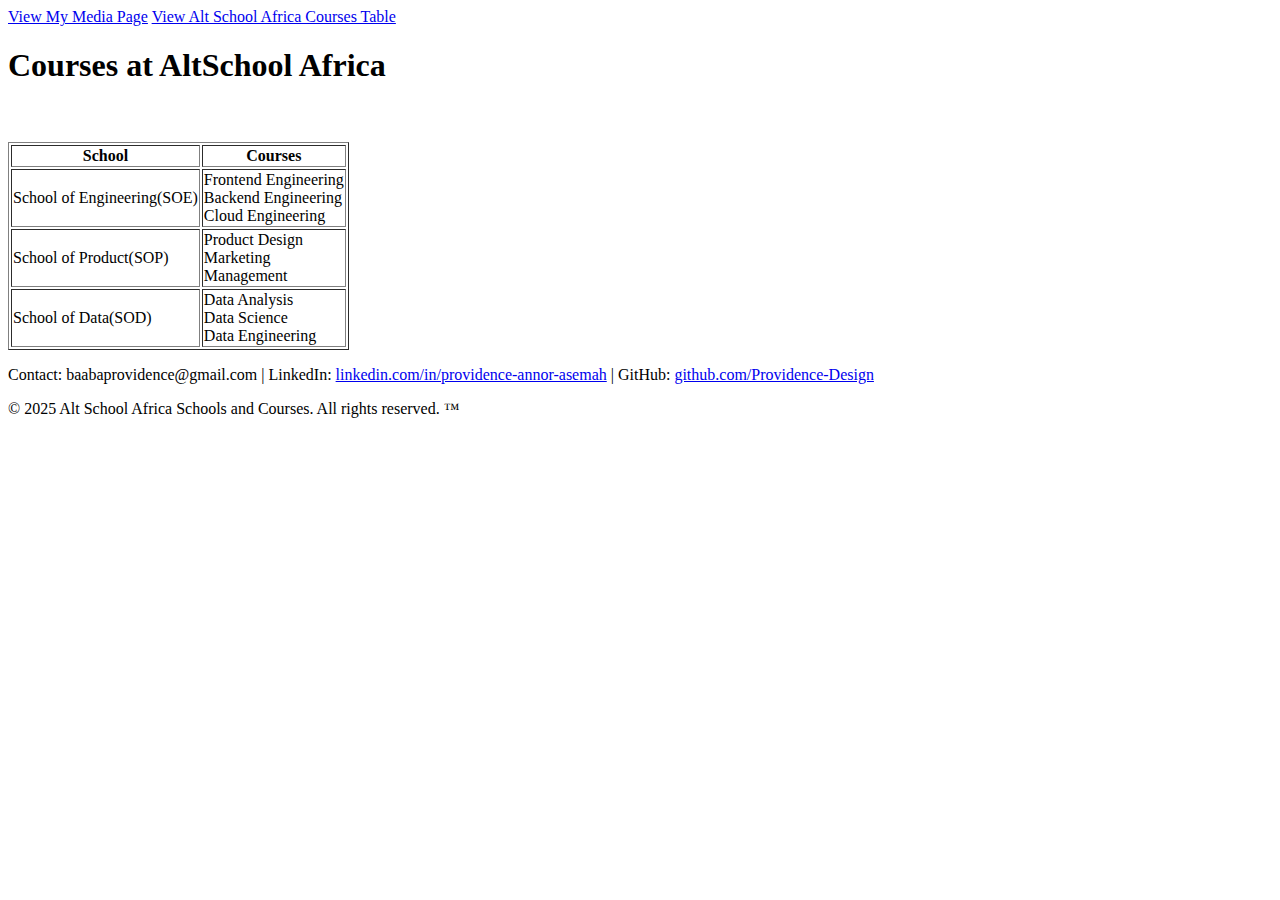
<file: assignment2/table.html>
<!DOCTYPE html>
<html lang="en">
<head>
    <meta charset="UTF-8">
    <meta name="viewport" content="width=device-width, initial-scale=1.0">
    <meta name="description" content="This is a responsive web page">
    <title>Courses at AltSchool Africa</title>
</head>
<body>
    <nav>
        <a href="media.html">View My Media Page</a>
        <a href="table.html">View Alt School Africa Courses Table</a>
    </nav>
 <h1>Courses at AltSchool Africa</h1>
 <div style="overflow-x: auto;">
  <table border="1">
    <thead>
        <tr>
            <th>School</th>
            <th>Courses</th>
        </tr>
    </thead>
    <tbody>
        <tr>
            <td data-label="School">School of Engineering(SOE)</td>
            <td data-label="Courses">Frontend Engineering<br>Backend Engineering<br>Cloud Engineering</td>
        </tr>
        <br>
        <tr>
            <td data-label="School">School of Product(SOP)</td>
            <td data-label="Courses">Product Design<br> Marketing <br> Management</td>
        </tr>
        <br>
        <tr>
            <td data-label="School">School of Data(SOD)</td>
            <td data-label="Courses">Data Analysis<br> Data Science<br> Data Engineering</td>
        </tr>
    </tbody>
  </table>

 </div> 
 
 <footer>
    <p>Contact: baabaprovidence@gmail.com | LinkedIn: <a href="https://linkedin.com/in/providence-annor-asemah">linkedin.com/in/providence-annor-asemah</a>
     | GitHub: <a href="https://github.com/Providence-Desiggn">github.com/Providence-Design</a>
    </p>
    <p>&copy; 2025 Alt School Africa Schools and Courses. All rights reserved. &trade;</p>
</footer>
</body>
</html>
</file>
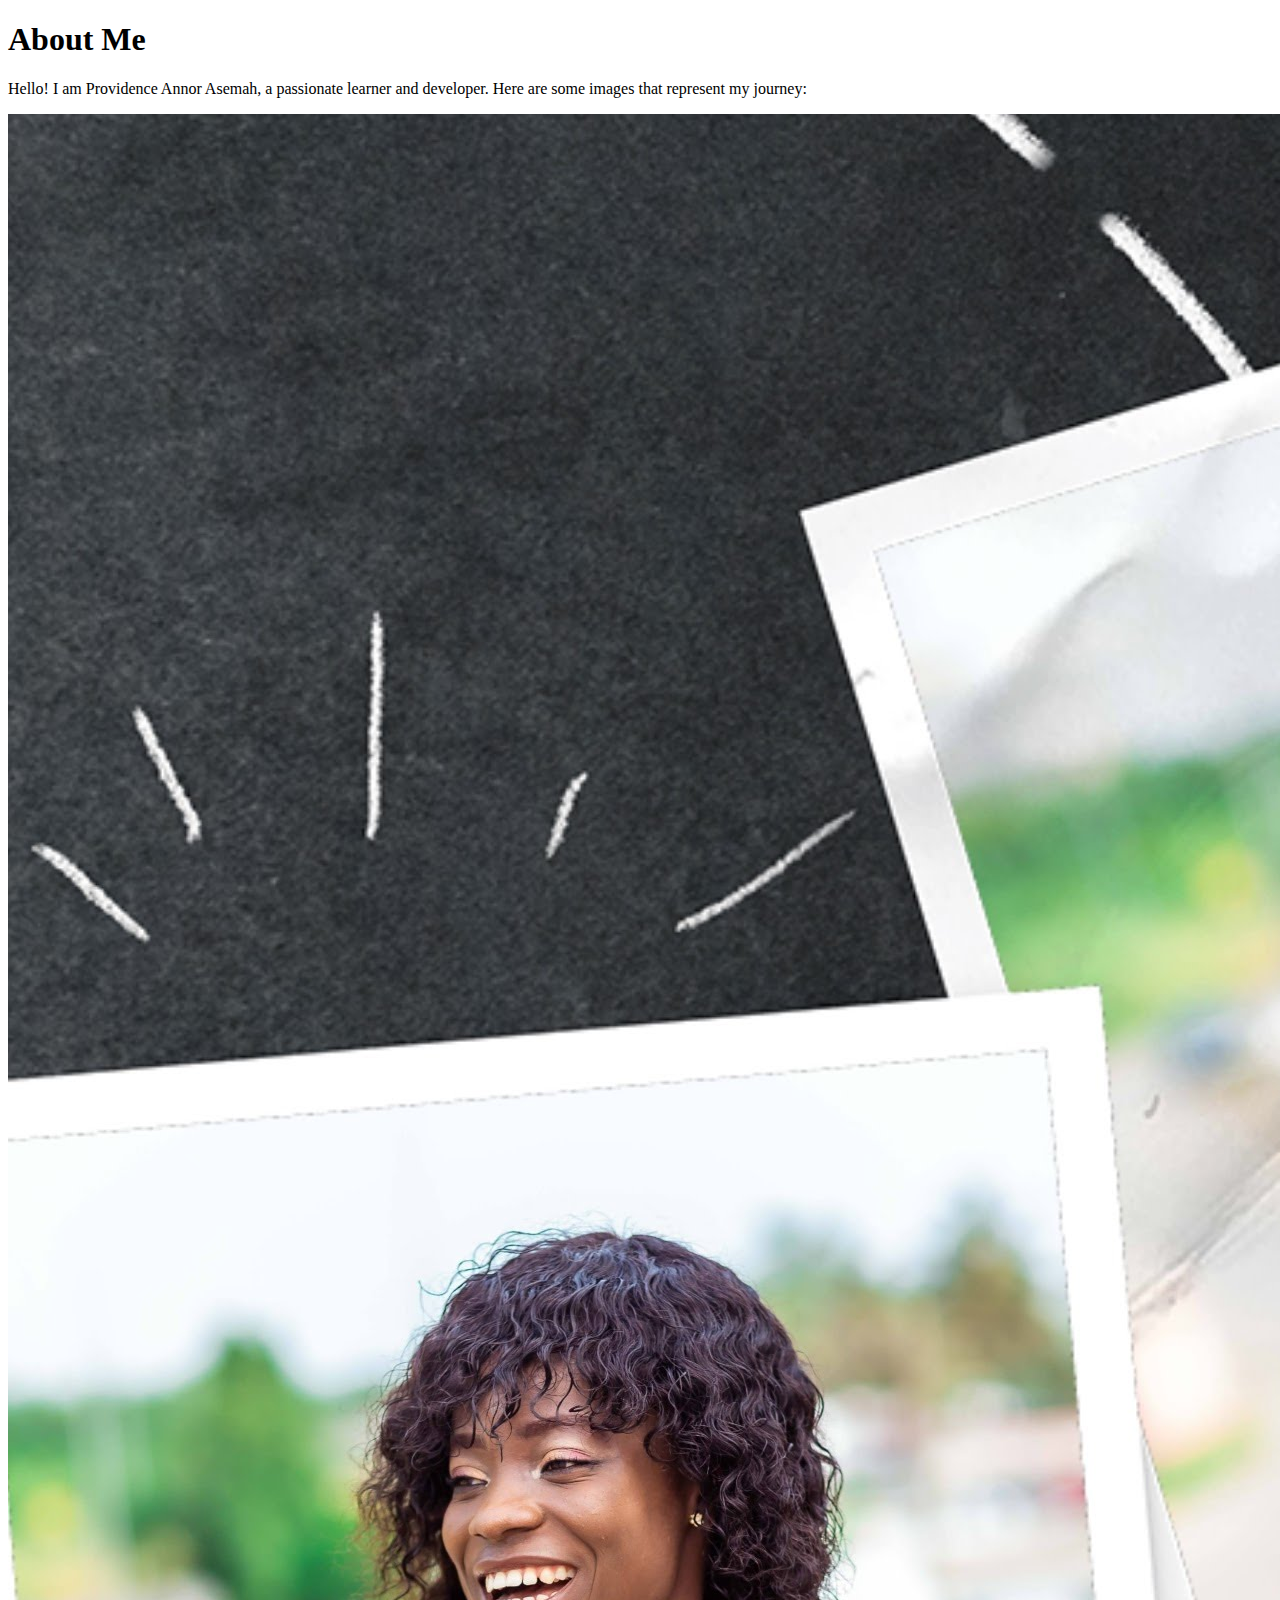
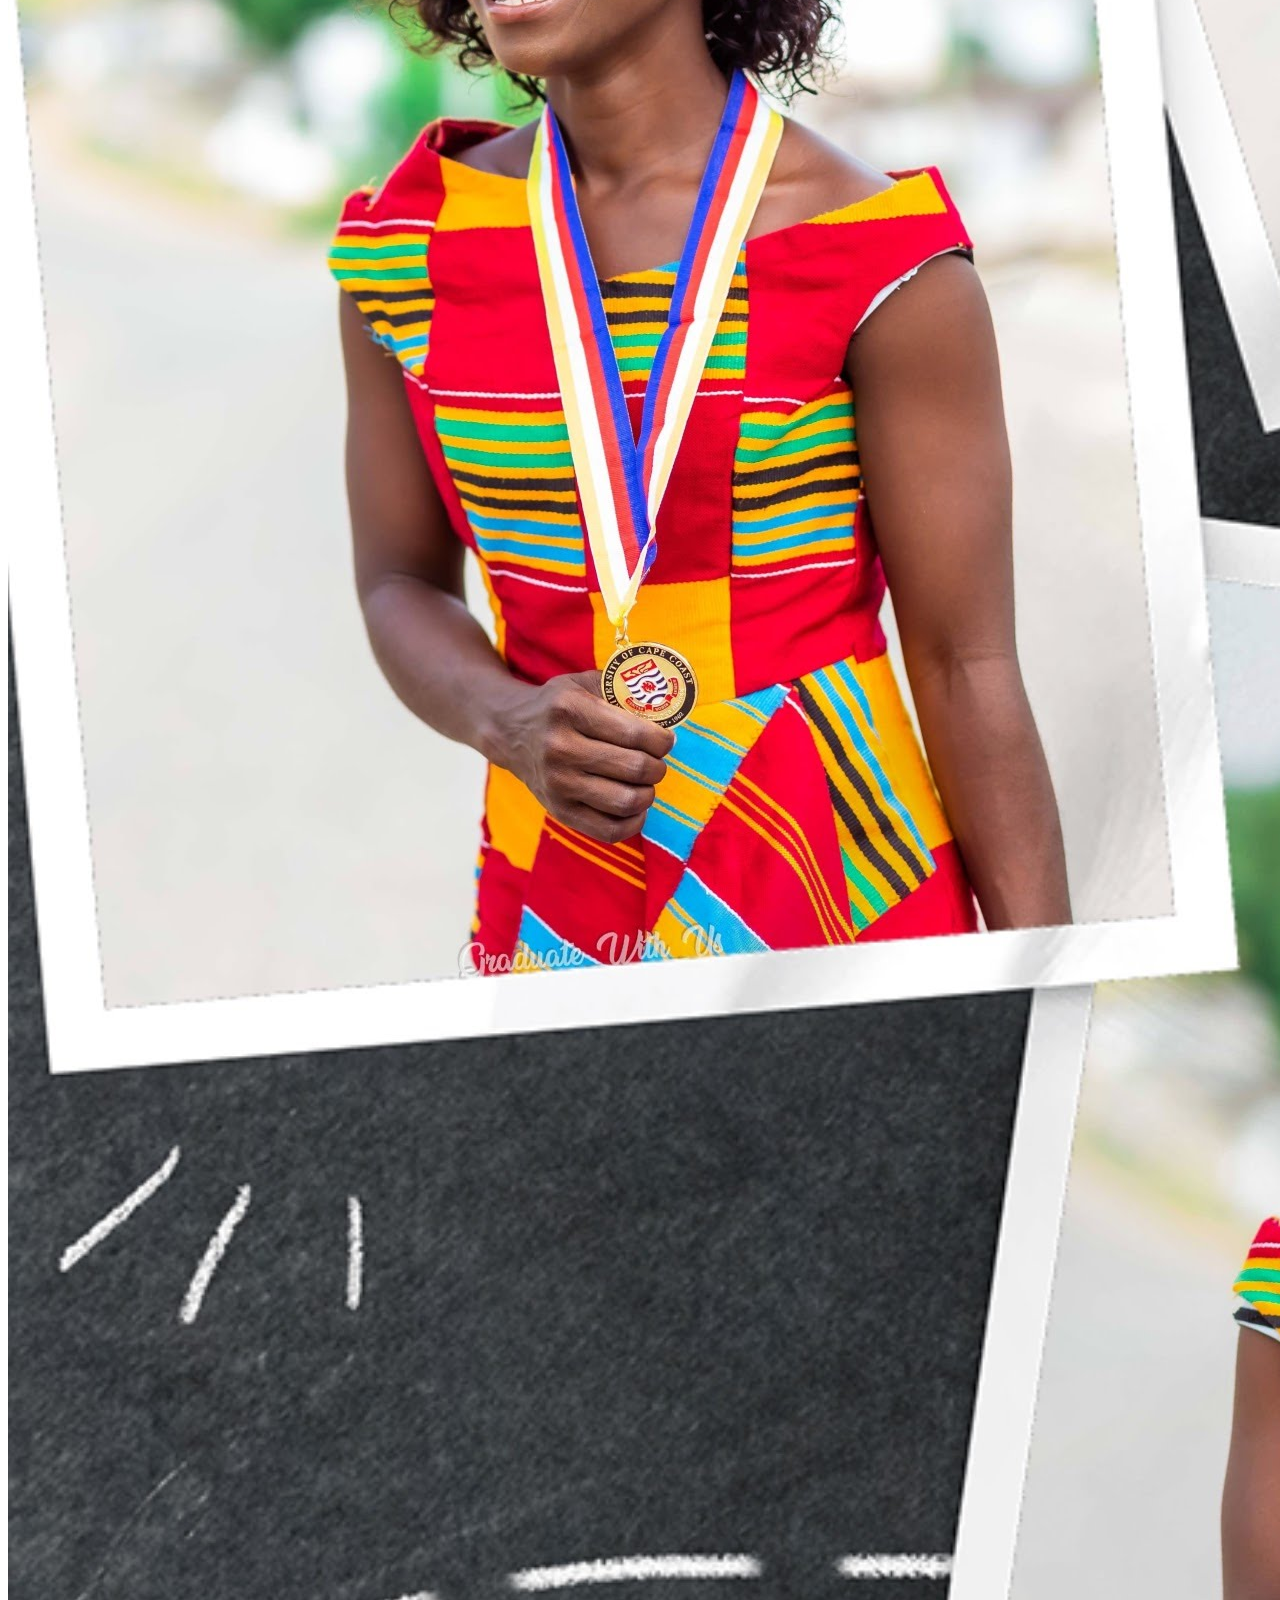
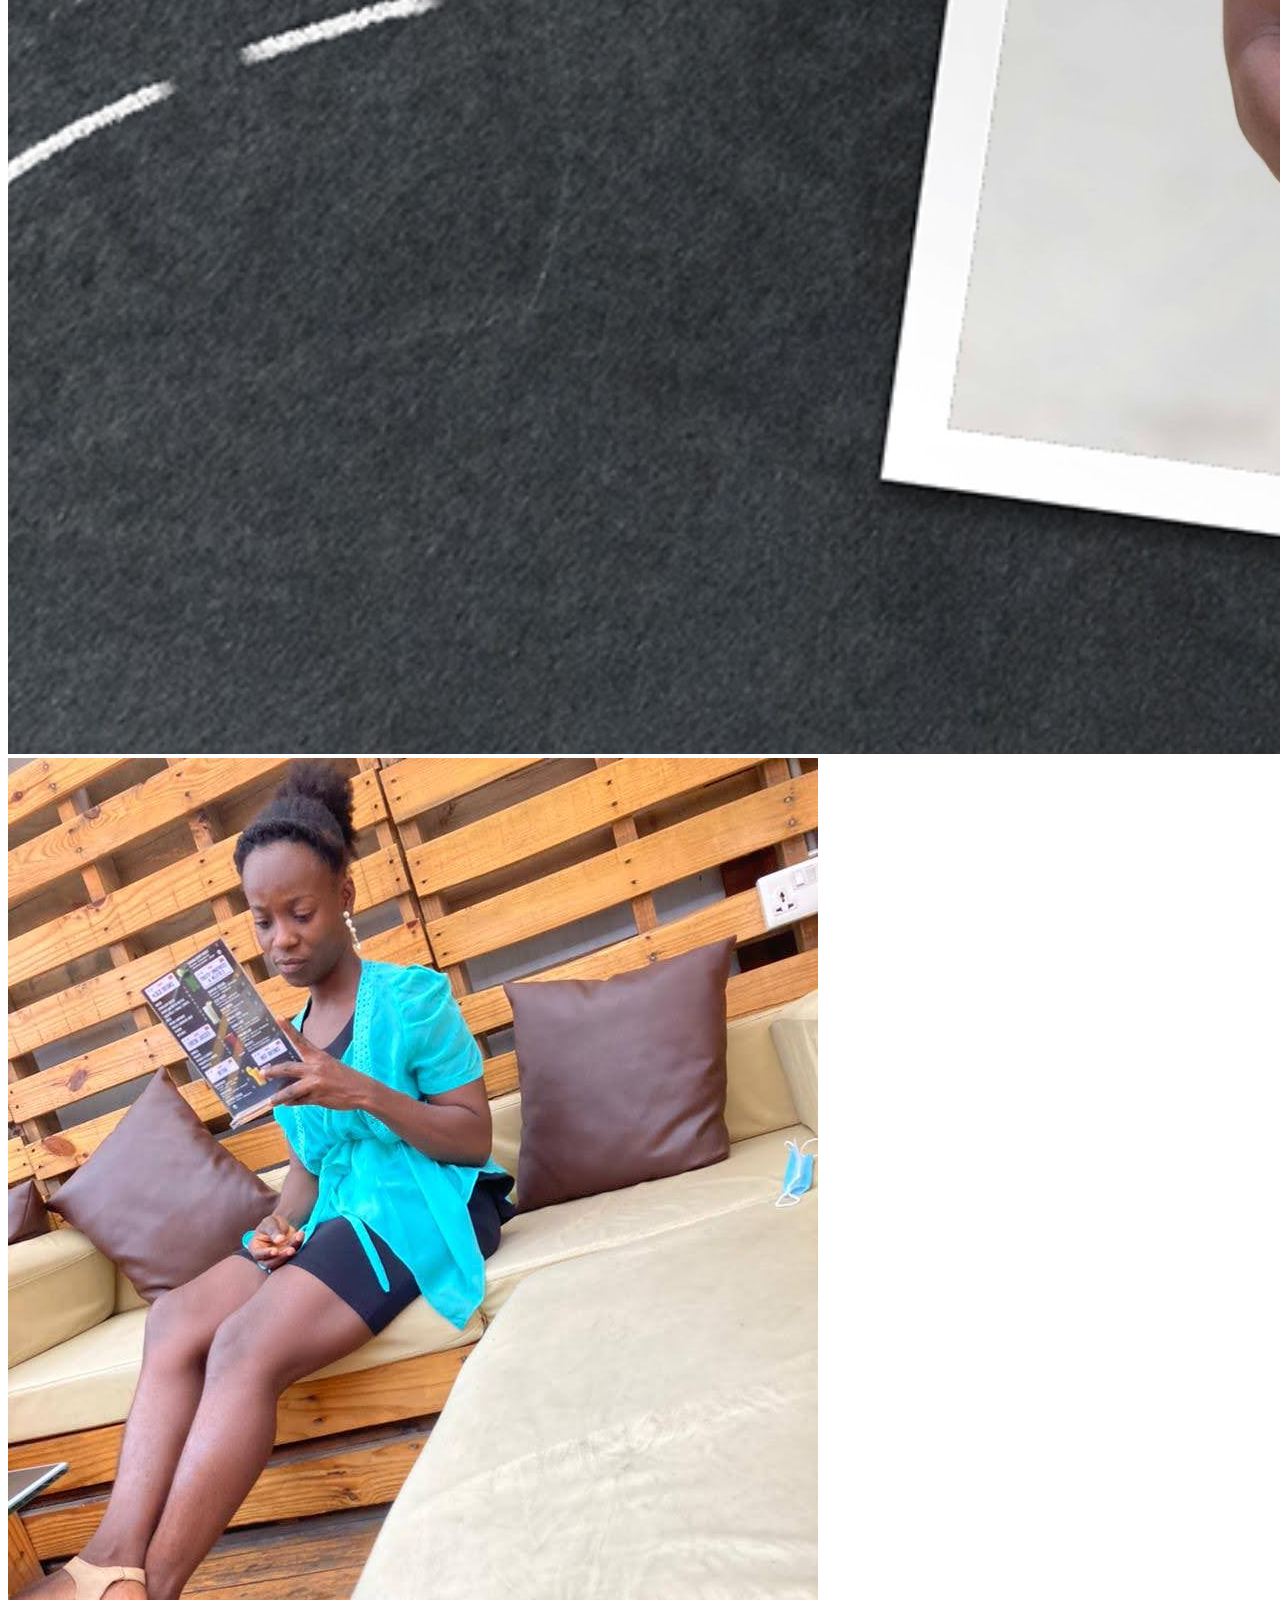
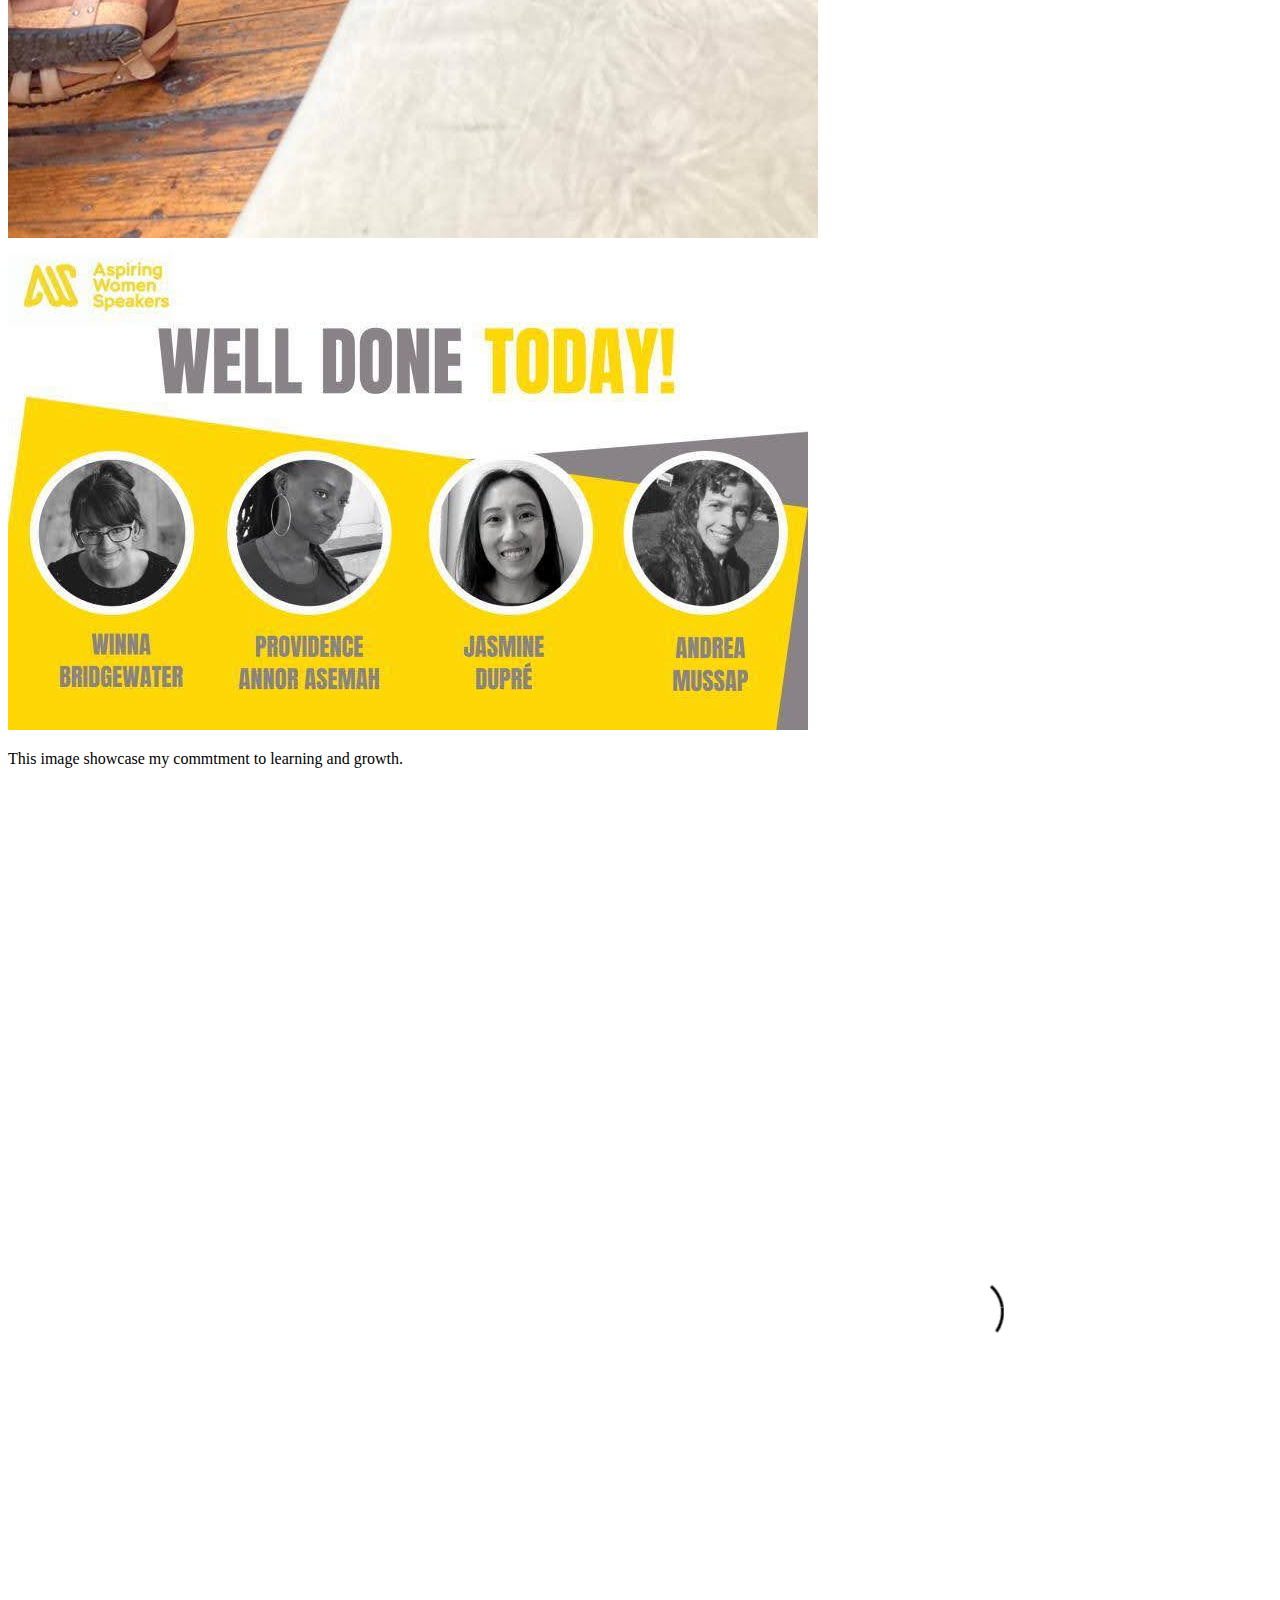
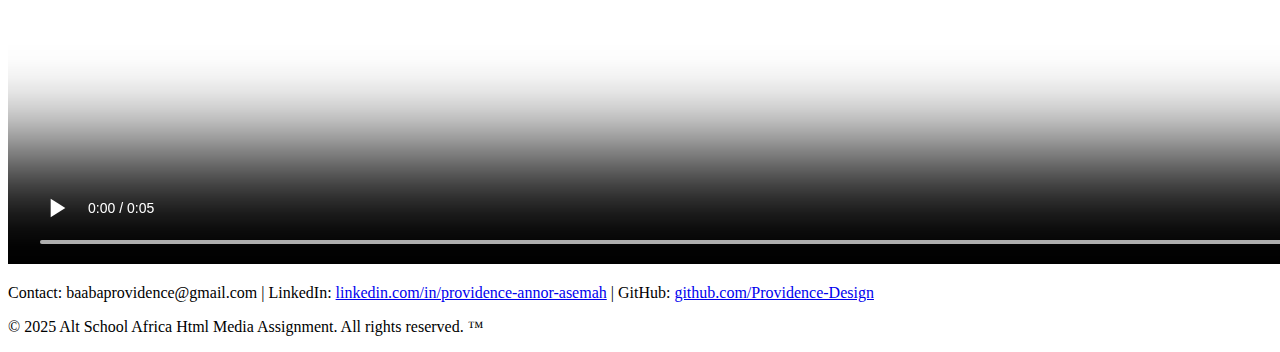
<file: assignment2/Media_app/media.html>
<!DOCTYPE html>
<html lang="en">
<head>
    <meta charset="UTF-8">
    <meta name="viewport" content="width=device-width, initial-scale=1.0">
    <meta name="description" content="This is a responsive web page">
    <title>About Me</title>
</head>
<body>
<h1>About Me</h1>    
<div class="content">
    <p>Hello! I am Providence Annor Asemah, a passionate learner and developer.
        Here are some images that represent my journey:
    </p>
    <picture>
        <source media="(max-width: 600px)" srcset="">
        <source media="(max-width: 1200px)" srcset="">
        <img src="media/img20.jpg" alt="A representation of my journey" clasresponsive-img>
        <img src="media/img1.jpg" alt="A representation of my journey" clasresponsive-img>
        <img src="media/img8.jpg" alt="A representation of my journey" clasresponsive-img>


    </picture>

    <p>
        This image showcase my commtment to learning and growth.
    </p>
    <video controls autoplay muted class="responsive-img">
        <source src="media/first-vid.mp4" type="video/mp4">
        Your browser does not support the video tag.
    </video>

    <audio control class="responsive-img">
        <source src="" type="audio/mpeg">
        Your browser does not support the audio tag

    </audio>
</div>


<footer>
    <p>Contact: baabaprovidence@gmail.com | LinkedIn: <a href="https://linkedin.com/in/providence-annor-asemah">linkedin.com/in/providence-annor-asemah</a>
     | GitHub: <a href="https://github.com/Providence-Desiggn">github.com/Providence-Design</a>
    </p>
    <p>&copy; 2025 Alt School Africa Html Media Assignment. All rights reserved. &trade;</p>
</footer>
</body>
</html>
</file>
<file: css-assignment/exercise2/styles.css>
* {
    margin: 0;
    padding: 0;
    box-sizing: border-box;
  }
  
  body {
    height: 100vh;
    display: flex;
    line-height: 1.5;
    flex-direction: column;
    font-family: Lato, sans-serif;
    font-size: 1.2rem;
  }
  
  .header {
    height: 45vh;
    background-color: #fff;
    border-bottom: 8px solid #999999;
  }
  
  main {
    display: flex;
    flex: 1;
    justify-content: center;
    align-items: center;
    background-color: #666666;
  }
  
  .header-content {
    margin: 55px 0 0 0;
    padding: 0 20px;
    width: 100%;
  }
  
  .intro {
    margin-top: 10px;
  }
  
  .intro p {
    padding-top: 15px;
  }
  
  .highlight-green {
    color: #009966;
    font-weight: 800;
  }
  
  .card {
    width: 100%;
    padding: 20px;
    position: relative;
    background-color: #fff;
    box-shadow: 0 4px 4px 0 #00000040;
    border-bottom: 8px solid #999999;
  }
  
  .card-content {
    margin-top: 70px;
  }
  
  .card-banner h2 {
    position: absolute;
    top: 7px;
    left: -10px;
    width: 600px;
    padding: 10px 30px;
    font-size: 1.4rem;
    color: #000000;
    background-color: #ffbf00;
    border-bottom: 8px solid#CC9900;
  }
  
  .card-text-1 {
    padding-bottom: 10px;
  }
  
  
  @media screen and (min-width: 480px) {
    .header__content {
      width: 60%;
    }
  
    .card-banner h2 {
      font-size: 40px;
    }
  }
  
  @media screen and (min-width: 769px) {
    .header-content {
      width: 435px;
      margin: 55px 0 0 max(5px, calc((100vw - 950px) / 2));
    }
    .card {
      width: 950px;
      margin-top: 0;
    }
    .card-banner h2 {
      max-width: 47%; 
      font-size: 1.7rem;
    }
  }
  
  @media screen and (min-width: 1280px) {
    .header-content {
      margin-left: calc((100vw - 950px) / 2); 
    }
  }
</file>
<file: css-assignment/exercise3/styles.css>
body {
    display: flex;
    justify-content: center;
    align-items: center;
    height: 100vh;
    background-color: #b5b5d3;
    font-family: Arial, sans-serif;
}

.card {
    background: white;
    width: 300px;
    border-radius: 10px;
    box-shadow: 0 4px 10px rgba(0, 0, 0, 0.1);
    overflow: hidden;
    text-align: left;
}

.card img {
    width: 100%;
    display: block;
}

.tag {
    position: absolute;
    background: #f8e58c;
    padding: 5px 10px;
    border-radius: 15px;
    font-weight: bold;
    font-size: 12px;
    top: 10px;
    left: 10px;
}

.content {
    padding: 15px;
}

.title {
    font-weight: bold;
    font-size: 18px;
}

.subtitle {
    font-size: 12px;
    color: gray;
}

.description {
    font-size: 14px;
    color: #333;
    margin-top: 10px;
}

.card-container {
    position: relative;
    width: 300px;
}
</file>
<file: css-assignment/exercise4/styles.css>
@import url("https://fonts.googleapis.com/css2?family=Lato:ital,wght@0,100;0,300;0,400;0,700;0,900;1,100;1,300;1,400;1,700;1,900&family=Sofia+Sans:ital,wght@0,1..1000;1,1..1000&display=swap");

/* Reset */
*,
*::before,
*::after {
  margin: 0;
  padding: 0;
  box-sizing: border-box;
}

/* Base Styles */
:root {
  --color-text-primary: #011c34;
  --color-text-secondary: #737373;
  --color-custom-green: #2ec4b6;
}

body {
  display: flex;
  flex-direction: column;
  line-height: 1.5;
  box-sizing: border-box;
  background-color: #f6fcfb;
  font-family: "Sofia Sans", sans-serif;
}

main {
  display: flex;
  flex-wrap: wrap;
  height: 100vh;
  padding-top: 30px;
}

header {
  margin: 7% 10% 0 10%;
}

.header,
.signup-form {
  flex: 1;
}

footer {
  flex-basis: 100%;
}

section {
  max-width: 540px;
}

.logo {
  width: 80px;
  height: auto;
}

.logo img {
  width: 100%;
}

.header h1 {
  font-weight: 800;
  font-size: 40px;
  font-family: Lato, "Sofia Sans";
  margin: 15px 0;
  color: #000b0a;
}

.header h1,
.title-description p {
  padding-left: 10px;
}

.title-description p {
  font-size: 18px;
  font-weight: 400;
  color: var(--color-text-secondary);
}

.mobile-description {
  display: none;
}

.signup-form {
  width: 100%;
  max-width: 600px;
  margin: 1.5% 10% 0 0;
  background-color: #ffffff;
  box-shadow: 0 4px 50px 0 #0408131a;
}

form .form-grid {
  display: grid;
  gap: 20px;
  padding: 30px;
  grid-template-columns: repeat(2, 1fr);
}

.form-field .form-label {
  font-size: 14px;
  font-weight: 700;
  color: var(--color-text-primary);
}

.form-input,
.form-select {
  width: 100%;
  height: 40px;
  outline: none;
  color: var(--color-text-secondary);
  appearance: none;
  font-size: 12px;
  margin-top: 5px;
  border-radius: 2px;
  padding-left: 15px;
  border: 1.5px solid #f0f0f0;
  transition: border-color 0.2s ease;
}

.form-input:focus,
.form-select:focus {
  border-color: #2ec4b6;
  outline: none;
}

.form-field .select-wrapper {
  position: relative;
}

.select-wrapper::after {
  content: "";
  position: absolute;
  right: 1rem;
  top: 50%;
  transform: translateY(-50%);
  width: 15px;
  height: 15px;
  background: url('data:image/svg+xml,<svg xmlns="http://www.w3.org/2000/svg" fill="none" viewBox="0 0 24 24" stroke="currentColor"><path stroke-linecap="round" stroke-linejoin="round" stroke-width="2" d="M19 9l-7 7-7-7" /></svg>')
    no-repeat center;
  pointer-events: none;
}

input[type="date"] {
  background: url(./assets/calender.png);
  background-repeat: no-repeat;
  background-size: 15px;
  background-position: 95%;
  font-style: "Sofia Sana";
  font-weight: 400;
}

input[type="date"]::-webkit-calendar-picker-indicator {
  opacity: 0;
}

.form-grid .form-field-full,
.form-grid .form-field-full {
  grid-column: span 2;
}

.form-submit {
  width: 100%;
  border: none;
  padding: 15px;
  color: #ffffff;
  border-radius: 2px;
  font-weight: 500;
  cursor: pointer;
  background-color: var(--color-custom-green);
  transition: opacity 0.2s ease;
  box-shadow: 0 10px 40px 0 #0000001a;
}

.form-submit:hover {
  opacity: 0.8;
}

footer {
  display: flex;
  justify-content: flex-end;
  font-size: 14px;
  text-align: right;
  color: #000000;
  margin: -4% 13.5% 0 0;
}

.form-footer a {
  color: var(--color-custom-green);
}


@media (max-width: 768px) {
  body {
    flex-direction: column;
    padding: 10px;
    margin-top: 25px;
  }

  .logo {
    width: 60px;
    height: auto;
  }

  section {
    max-width: 100%;
  }

  main {
    flex-direction: column;
    flex-wrap: nowrap;
    padding: 0 10px;
    width: 100%;
  }

  .header {
    margin: 0;
  }

  .desktop-description {
    display: none;
  }

  .mobile-description {
    display: block;
    font-size: 18px;
    font-weight: 100;
    color: var(--color-text-secondary);
    margin: 15px 0;
  }

  .signup-form {
    margin: 20px 0;
    width: 100%;
  }

  form .form-grid {
    grid-template-columns: 1fr;
    padding: 20px;
  }

  .form-field {
    grid-column: span 2;
  }

  .form-submit {
    margin: 0;
  }

}
</file>
<file: css-assignment/exercise6/styles.css>
*,
*::before,
*::after {
  box-sizing: border-box;
}

* {
  margin: 0;
}

img,
picture,
video,
canvas,
svg {
  display: block;
  max-width: 100%;
}

input,
button,
textarea,
select {
  font: inherit;
}

p,
h1,
h2,
h3,
h4,
h5,
h6 {
  overflow-wrap: break-word;
}

p {
  text-wrap: pretty;
}
h1,
h2,
h3,
h4,
h5,
h6 {
  text-wrap: balance;
}

#root,
#__next {
  isolation: isolate;
}

:root {
  --color-text-primary: #141414;
  --color-text-secondary: #005ae2;
  --color-text-tetiary: #141414;
}

a,
button {
  cursor: pointer;
  text-decoration: none;
}

.highlight-secondcolor {
  color: var(--color-text-secondary);
}

body {
  min-height: 100vh;
  background: url("./assets/bg-aurora.svg") no-repeat center center;
  background-size: cover;
  -webkit-font-smoothing: antialiased;
}

header {
  margin-top: 0.6rem;
}

.nav-bar {
  max-width: 1200px;
  margin: 0 auto;
  display: flex;
  justify-content: space-between;
  align-items: center;
  font-family: Gilroy-Medium;
  font-size: 1.12rem;
}

.nav-menus {
  display: flex;
  align-items: center;
}

.nav-menus ul {
  display: flex;
  align-items: center;
  gap: 3rem;
  list-style: none;
}

.nav-menus a {
  color: var(--color-text-tetiary);
  padding: 8px 12px;
  border-radius: 4px;
}

.nav-menus a:hover {
  background: #f0f0f0;
}

details {
  position: relative;
  display: inline-block;
}

summary {
  padding: 8px 12px;
  cursor: pointer;
  list-style: none;
  color: var(--color-text-tetiary);
  border-radius: 4px;

  &::after {
    content: "";
    display: inline-block;
    margin-left: 8px;
    width: 12px;
    height: 12px;
    background-image: url("./assets/arrow-down.svg");
    background-repeat: no-repeat;
    background-size: contain;
    vertical-align: bottom;
  }

  &:hover {
    background: #f0f0f0;
  }

  &:-webkit-details-marker {
    display: none;
  }
}

.dropdown-content {
  position: absolute;
  /* top: 100%; */
  left: 0;
  background: white;
  min-width: 200px;
  padding: 0.5rem 0;
  margin-top: 0.5rem;
  border-radius: 8px;
  box-shadow: 0 4px 12px rgba(0, 0, 0, 0.1);
}

.dropdown-content a {
  display: block;
  padding: 8px 16px;
}

.nav {
  display: flex;
  align-items: center;
  gap: 2rem;
  font-family: Gilroy-SemiBold;

  & .login {
    color: var(--color-text-secondary);
  }
}

.nav-bar .nav .free-trial {
  background: var(--color-text-secondary);
  color: white;
  border-radius: 100px;
  padding: 12px 26px;
}

.nav-bar .nav .free-trial:hover {
  background: #1d4ed8;
}

.hero-section {
  display: grid;
  place-items: center;
  max-width: 1600px;
}

/* Hero section: headline, subheadline & call to action */
.headline h1 {
  font-family: Gilroy-Bold;
  font-size: clamp(0.5rem, 10vw, 3.3rem);
  text-align: center;
  margin: 2rem 0;
  position: relative;
}

.hero-headline {
  margin-top: 8rem;
}

.sub-headline {
  font-family: Gilroy-Medium;
  font-size: 1.25rem;
  text-align: center;
  line-height: 1.75rem;
  max-width: 52%;
  margin: 0.6rem 0;
}

.stroke-img {
  top: 55%;
  left: 45%;
  position: absolute;
}

.primary {
  display: flex;
  gap: 4rem;
  align-items: center;
  font-family: Gilroy-SemiBold;
  font-size: 1rem;
  margin: 2rem 0;

  & .sign-up {
    background: var(--color-text-secondary);
    color: white;
    border-radius: 100px;
    padding: 14px 42px;
    font-family: Gilroy-SemiBold;
  }

  & a {
    color: var(--color-text-secondary);
  }
}

.url-flow {
    width: 768px;
    height: 224px;
    margin: 2rem 0;
    border-radius: 24px;
    position: relative;
    backdrop-filter: blur(212px);
    border: 1px solid var(--color-text-secondary);
}

.vector1 {
    width: 260px;
    height: 260px;
    z-index: -1;
    top: 92.5%;
    left: 25%;
    position: absolute;
    background-size: contain;
    background: url("./assets/vector.svg") no-repeat;
}

.vector2 {
    width: min(100%, 400px);
    height: 260px;
    z-index: 1;
    top: 100%;
    left: 31%;
    position: absolute;
    background-size: contain;
    background: url("./assets/link-flow.svg") no-repeat;
}

.url-flow-text {
    position: absolute;
    top: 115%;
    font-family: Gilroy-Medium;
    font-size: 1rem;
    max-width: 25rem;
    text-align: center;

    & .thick__text {
        font-family: Gilroy-SemiBold;
    }
}
</file>
<file: css-assignment/exercise5/styles.css>
@import url("https://fonts.googleapis.com/css2?family=Lato:ital,wght@0,100;0,300;0,400;0,700;0,900;1,100;1,300;1,400;1,700;1,900&display=swap");

/* ========== Css Reset. Author: Josh W. Comeau ======  */

*,
*::before,
*::after {
  box-sizing: border-box;
}

* {
  margin: 0;
}

img,
picture,
video,
canvas,
svg {
  display: block;
  max-width: 100%;
}

input,
button,
textarea,
select {
  font: inherit;
}

p,
h1,
h2,
h3,
h4,
h5,
h6 {
  overflow-wrap: break-word;
}

p {
  text-wrap: pretty;
}
h1,
h2,
h3,
h4,
h5,
h6 {
  text-wrap: balance;
}

#root,
#__next {
  isolation: isolate;
}


:root {
  --color-text-primary: #1d2c3c;
  --color-text-secondary: #ffffff;
  --color-text-tetiary: #646e7a;
  --font-normal: 400;
  --font-bold: 700;
  --font-size-small: 14px;
  --shadow-x-axis: rgba(0, 0, 0, 0.15) 0 0.4rem 0 -0.25rem;
}

body {
  height: 100vh;
  display: flex;
  flex-direction: column;
  background-color: #f5f8fa;
  font-family: "Lato", sans-serif;
  line-height: 1.5;
  -webkit-font-smoothing: antialiased;
}


.nav-bar {
  display: flex;
  align-items: center;
  padding: 16px 80px;
  justify-content: space-between;
  box-shadow: var(--shadow-x-axis);
}

.nav-links {
  display: flex;
  gap: 48px;
  text-decoration: none;
  align-items: center;
}

.nav-links a {
  text-decoration: none;
  color: var(--color-text-primary);
  font-weight: var(--font-bold);
  font-size: var(--font-size-small);

  &:nth-child(5) {
    border: 2px solid #646e7a;
    border-radius: 6px;
    padding: 6px 12px;
    display: inline-block;
  }
}

main {
  display: flex;
  justify-content: center;
  align-items: center;
  height: 100vh;
  margin-top: -10%;
}

main .checkout {
  display: flex;
  margin-top: 14rem;
  box-shadow: 0 0.93rem 2.9rem 0 #2b404e18;
  max-width: 892px;
}

.checkout-title h2 {
  font-size: 28.5px;
  font-weight: var(--font-normal);
  color: var(--color-text-primary);
  text-shadow: 0 1.4px 1.4px #00000040;
}

.checkout .checkout-form {
  background-color: #fff;
  color: var(--color-text-primary);
  padding: 1rem 2rem;
  width: 65%;
}

.basic-info {
  margin: 24px 0;
}

.form-grid {
  display: grid;
  grid-template-columns: 1fr 1fr;
  gap: 24px;
}

.form-field {
  margin: 0;
}

.numbered-heading {
 position: relative;
  padding-left: 40px;
  font-size: 16px;
  padding-bottom: 8px;
}

.numbered-heading::before {
  content: attr(data-number);
  position: absolute;
  left: 0;
  top: 37%;
  transform: translateY(-50%);
  width: 30px;
  height: 30px;
  border-radius: 50%;
  border: 2px solid #548bc5;
  color: #548bc5;
  display: flex;
  align-items: center;
  justify-content: center;
  font-size: var(--font-size-small);
}

label {
  display: block;
  font-size: var(--font-size-small);
  margin-bottom: 3px;
}

input {
  border: none;
  width: 100%;
  padding: 3px 13px;
  border-radius: 2px;
  background-color: #edeff2;

  &::placeholder {
    font-family: var(--font-normal);
    font-size: 12px;
  }
}

.full-width {
  grid-column: 1 / -1;
  margin-top: -16px;
  max-width: 320px;
}

.buy-wppusher {
  width: 100%;
  padding: 8px 0;
  border: none;
  border-radius: 4px;
  background-color: #038e7d;
  font-weight: var(--font-bold);
  font-size: 16px;
  color: #fff;
  margin-top: 29px;
}

.support-container {
  font-size: var(--font-size-small);
  display: flex;
  justify-content: center;
  align-items: center;
  gap: 10px;
  margin: 8px 0;
  position: relative;
}

.support-link {
  position: relative;
  text-decoration: none;
  color: inherit;

  &::after {
    content: "";
    position: absolute;
    left: 0;
    bottom: -4px;
    width: 200%;
    height: 2px;
    background-color: currentColor;
  }
}

.support-container .help-icon {
  display: inline-block;
  height: 20px;
  width: 20px;
  border-radius: 50%;
  border: 2px solid #548bc5;

  &::before {
    content: "?";
    display: flex;
    align-items: center;
    justify-content: center;
    font-size: 1rem;
    color: #548bc5;
    margin-top: -4px;
    font-weight: 600;
  }
}

.powered-by {
  font-size: var(--color-text-primary);
  width: 138px;
  border-radius: 0.3rem;
  padding: 0 0.4rem;
  text-align: center;
  background-color: #566473;
  color: var(--color-text-secondary);
  left: 50%;
  margin: 1% 0 1% 35%;
  display: flex;
  align-items: center;
  justify-content: center;
  gap: 0.3rem;
}

.powered-by p {
  margin: 1px 0 0 5px;
  font-size: 0.7rem;
  font-weight: var(--font-normal);
}

.strip {
  font-weight: 900;
  font-size: 1.3rem;
  vertical-align: middle;
}

.checkout-plan {
  background-color: #1179bf;
  width: 35%;
  margin: 0;
  color: var(--color-text-secondary);
  padding: 24px 2.8rem 24px 2rem;
}

.plan-content {
  display: flex;
  flex-direction: column;

  & p {
    max-width: 175px;
    font-weight: var(--font-normal);
    font-size: var(--color-text-primary);
    font-style: italic;
    margin-top: -10px;
  }
}

/* Checkout Price plan/details */
.price .price-period {
  font-size: var(--color-text-primary);
}

.price .price-amount {
  font-size: 45px;
  font-weight: 300;
}

.price {
  display: flex;
  margin-top: -10px;
}

.price-currency {
  margin-top: 15px;
  padding-right: 3px;
  font-weight: var(--font-bold);
  font-size:var(--font-size-small);
}

/* list of plan benefits (3 round-ticked bullets) */
.benefit-list ul li {
  list-style: none;
  font-size: var(--font-size-small);
  font-weight: var(--font-normal);
  line-height: 2;

  &::before {
    content: "";
    padding-right: 30px;
    padding-bottom: 20px;
    background: url(./assets/bullet-circle.svg) no-repeat;
  }
}

.benefit-list {
  margin: 10px 0;

  & ul {
    padding-left: 0;
  }
}

.switch-plan {
  font-size: var(--font-size-small);
  max-width: 10rem;
  line-height: 24px;

  & a {
    color: #fff;
    text-decoration: underline solid #B9F5FF;
    text-decoration-thickness: 2px;
  }
}

.seperating-line {
  border: 1px solid #548bc5;
  margin: 24px 0;
}

/* Review and reviewer */
.text-italic {
  max-width: 13.8rem;
  font-size: 16px;
  font-style: italic;
  margin-top: -10px;
}

.reviewer {
  display: flex;
  gap: 15px;
  font-size: var(--font-size-small);
  margin-top: 10px;

  & figcaption {
    margin-top: 10px;
  }
}

footer {
  display: flex;
  justify-content: center;
  align-items: center;
  color: #566473;
  padding: 2rem 2rem;
  margin-top: 24px;
  font-size: var(--font-size-small);
}

footer a {
  color: #038e7d;
  text-decoration: none;
}
</file>
